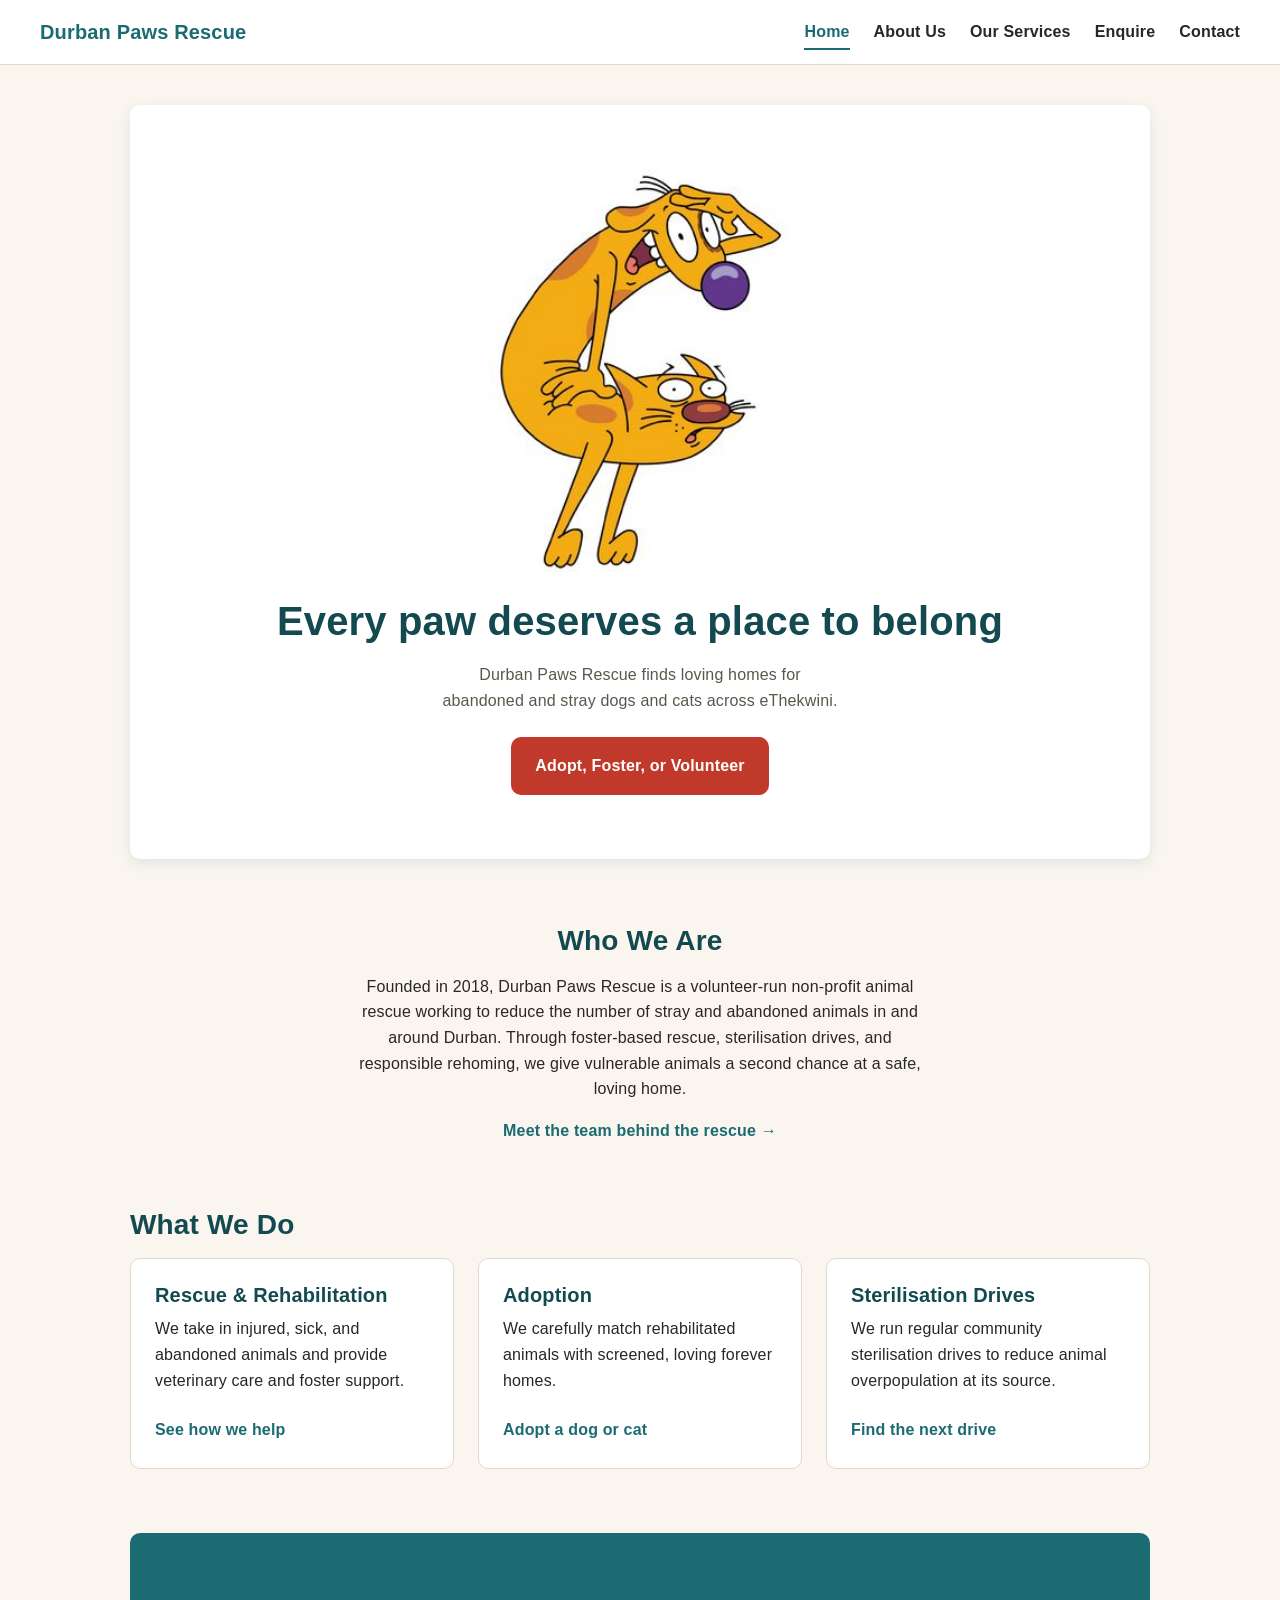
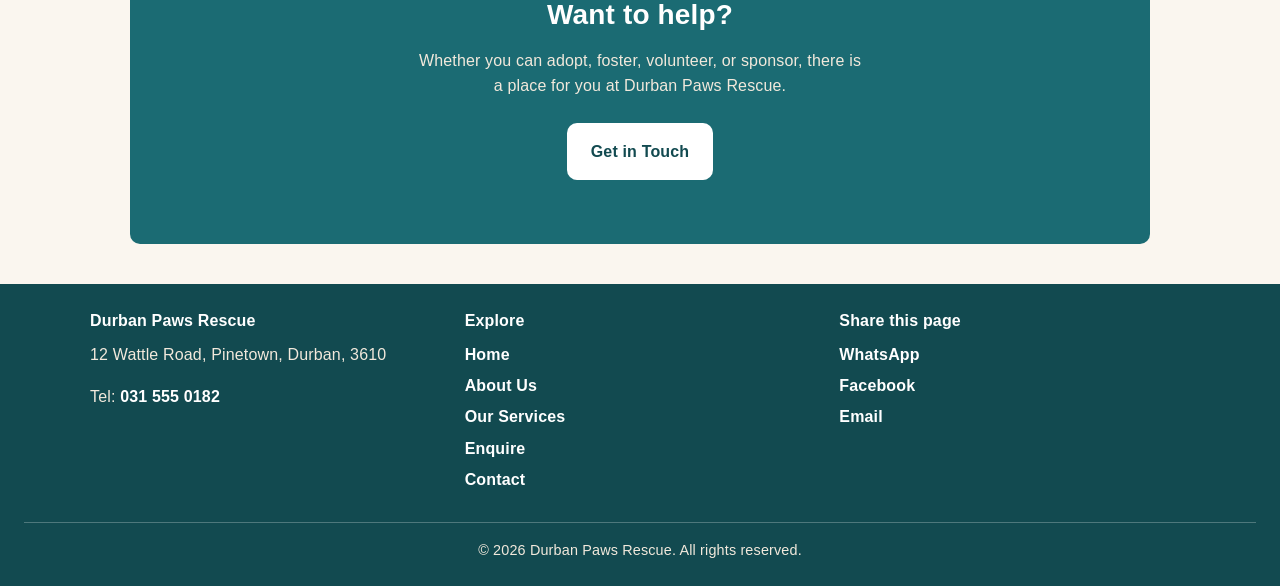
<file: durban-paws-rescue/index.html>
<!DOCTYPE html>
<html lang="en">
<head>
  <meta charset="UTF-8">
  <meta name="viewport" content="width=device-width, initial-scale=1.0">
  <meta http-equiv="Content-Security-Policy" content="default-src 'self'; script-src 'self'; style-src 'self' 'unsafe-inline' https://fonts.googleapis.com; font-src https://fonts.gstatic.com; img-src 'self' data:; frame-src https://www.google.com; connect-src 'self' https://formspree.io; form-action 'self' https://formspree.io; base-uri 'self'; object-src 'none'">
  <meta name="referrer" content="strict-origin-when-cross-origin">
  <title>Durban Paws Rescue | Dog and Cat Adoption in Durban</title>
  <meta name="description" content="Durban Paws Rescue rehomes abandoned dogs and cats, runs monthly sterilisation drives, and needs foster carers and volunteers across eThekwini.">
  <meta name="theme-color" content="#1b6b73">
  <link rel="canonical" href="https://gift031.github.io/durban-paws-rescue/">
  <link rel="icon" href="images/favicon.svg" type="image/svg+xml">

  <!-- Open Graph and Twitter cards control how a shared link looks -->
  <meta property="og:type" content="website">
  <meta property="og:site_name" content="Durban Paws Rescue">
  <meta property="og:locale" content="en_ZA">
  <meta property="og:title" content="Durban Paws Rescue | Dog and Cat Adoption in Durban">
  <meta property="og:description" content="Durban Paws Rescue rehomes abandoned dogs and cats, runs monthly sterilisation drives, and needs foster carers and volunteers across eThekwini.">
  <meta property="og:url" content="https://gift031.github.io/durban-paws-rescue/">
  <meta property="og:image" content="https://gift031.github.io/durban-paws-rescue/images/service-adoption.jpg">
  <meta name="twitter:card" content="summary_large_image">

  <link rel="preconnect" href="https://fonts.googleapis.com">
  <link rel="preconnect" href="https://fonts.gstatic.com" crossorigin>
  <link href="https://fonts.googleapis.com/css2?family=Open+Sans:wght@400;600&amp;family=Poppins:wght@600&amp;display=swap" rel="stylesheet">
  <link rel="stylesheet" href="css/style.css">
  <script type="application/ld+json">
{
  "@context": "https://schema.org",
  "@type": "AnimalShelter",
  "name": "Durban Paws Rescue",
  "description": "Volunteer-run animal rescue in Durban that rehomes abandoned dogs and cats and runs community sterilisation drives.",
  "url": "https://gift031.github.io/durban-paws-rescue/",
  "image": "https://gift031.github.io/durban-paws-rescue/images/service-adoption.jpg",
  "telephone": "+27 31 555 0182",
  "foundingDate": "2018",
  "areaServed": "Durban, KwaZulu-Natal",
  "address": {
    "@type": "PostalAddress",
    "streetAddress": "12 Wattle Road",
    "addressLocality": "Pinetown",
    "addressRegion": "KwaZulu-Natal",
    "postalCode": "3610",
    "addressCountry": "ZA"
  },
  "geo": {
    "@type": "GeoCoordinates",
    "latitude": -29.8167,
    "longitude": 30.8667
  },
  "openingHoursSpecification": [
    {
      "@type": "OpeningHoursSpecification",
      "dayOfWeek": [
        "Monday",
        "Tuesday",
        "Wednesday",
        "Thursday",
        "Friday",
        "Saturday"
      ],
      "opens": "09:00",
      "closes": "16:00"
    }
  ]
}
  </script>
</head>
<body>

  <a href="#main-content" class="skip-link">Skip to main content</a>

  <header>
    <div class="logo">
      <a href="index.html">Durban Paws Rescue</a>
    </div>
    <nav aria-label="Main">
      <ul>
        <li><a href="index.html" aria-current="page">Home</a></li>
        <li><a href="about.html">About Us</a></li>
        <li><a href="services.html">Our Services</a></li>
        <li><a href="enquiry.html">Enquire</a></li>
        <li><a href="contact.html">Contact</a></li>
      </ul>
    </nav>
  </header>

  <main id="main-content">

    <!-- Hero section: main introduction and primary call to action -->
    <section class="hero">
      <img src="images/hero-dog-cat.jpg" alt="Illustration of an orange cartoon cat and dog joined together" class="center-image" width="268" height="360" fetchpriority="high" style="width: 300px; height: auto;">
      <h1>Every paw deserves a place to belong</h1>
      <p>Durban Paws Rescue finds loving homes for abandoned and stray dogs and cats across eThekwini.</p>
      <a href="enquiry.html" class="cta-button">Adopt, Foster, or Volunteer</a>
    </section>

    <!-- Brief introduction to the organisation -->
    <section class="intro">
      <h2>Who We Are</h2>
      <p>
        Founded in 2018, Durban Paws Rescue is a volunteer-run non-profit animal rescue working to
        reduce the number of stray and abandoned animals in and around Durban. Through foster-based
        rescue, sterilisation drives, and responsible rehoming, we give vulnerable animals a second
        chance at a safe, loving home.
      </p>
      <p>
        <a href="about.html">Meet the team behind the rescue &rarr;</a>
      </p>
    </section>

    <!-- Highlights of the three core programmes, expanded on the Services page -->
    <section class="highlights">
      <h2>What We Do</h2>
      <ul>
        <li>
          <h3>Rescue &amp; Rehabilitation</h3>
          <p>We take in injured, sick, and abandoned animals and provide veterinary care and foster support.</p>
          <a class="card-link" href="services.html#directory">See how we help</a>
        </li>
        <li>
          <h3>Adoption</h3>
          <p>We carefully match rehabilitated animals with screened, loving forever homes.</p>
          <a class="card-link" href="enquiry.html?type=adoption">Adopt a dog or cat</a>
        </li>
        <li>
          <h3>Sterilisation Drives</h3>
          <p>We run regular community sterilisation drives to reduce animal overpopulation at its source.</p>
          <a class="card-link" href="services.html#directory">Find the next drive</a>
        </li>
      </ul>
    </section>

    <!-- Secondary call to action repeated near the bottom of the page -->
    <section class="cta-repeat">
      <h2>Want to help?</h2>
      <p>Whether you can adopt, foster, volunteer, or sponsor, there is a place for you at Durban Paws Rescue.</p>
      <a href="enquiry.html" class="cta-button">Get in Touch</a>
    </section>

  </main>

  <footer>
    <div class="footer-grid">
      <div>
        <p class="footer-title">Durban Paws Rescue</p>
        <p>12 Wattle Road, Pinetown, Durban, 3610</p>
        <p>Tel: <a href="tel:+27315550182">031&nbsp;555&nbsp;0182</a></p>
      </div>
      <div>
        <p class="footer-title">Explore</p>
        <ul class="footer-links">
          <li><a href="index.html">Home</a></li>
          <li><a href="about.html">About Us</a></li>
          <li><a href="services.html">Our Services</a></li>
          <li><a href="enquiry.html">Enquire</a></li>
          <li><a href="contact.html">Contact</a></li>
        </ul>
      </div>
      <div>
        <p class="footer-title">Share this page</p>
        <ul class="footer-links">
          <li><a data-share="whatsapp" href="https://wa.me/?text=https%3A%2F%2Fgift031.github.io%2Fdurban-paws-rescue%2F" target="_blank" rel="noopener noreferrer">WhatsApp</a></li>
          <li><a data-share="facebook" href="https://www.facebook.com/sharer/sharer.php?u=https%3A%2F%2Fgift031.github.io%2Fdurban-paws-rescue%2F" target="_blank" rel="noopener noreferrer">Facebook</a></li>
          <li><a data-share="email" href="mailto:?subject=Durban%20Paws%20Rescue">Email</a></li>
        </ul>
      </div>
    </div>
    <p class="footer-legal">&copy; 2026 Durban Paws Rescue. All rights reserved.</p>
  </footer>

  <script src="js/script.js" defer></script>
</body>
</html>
</file>
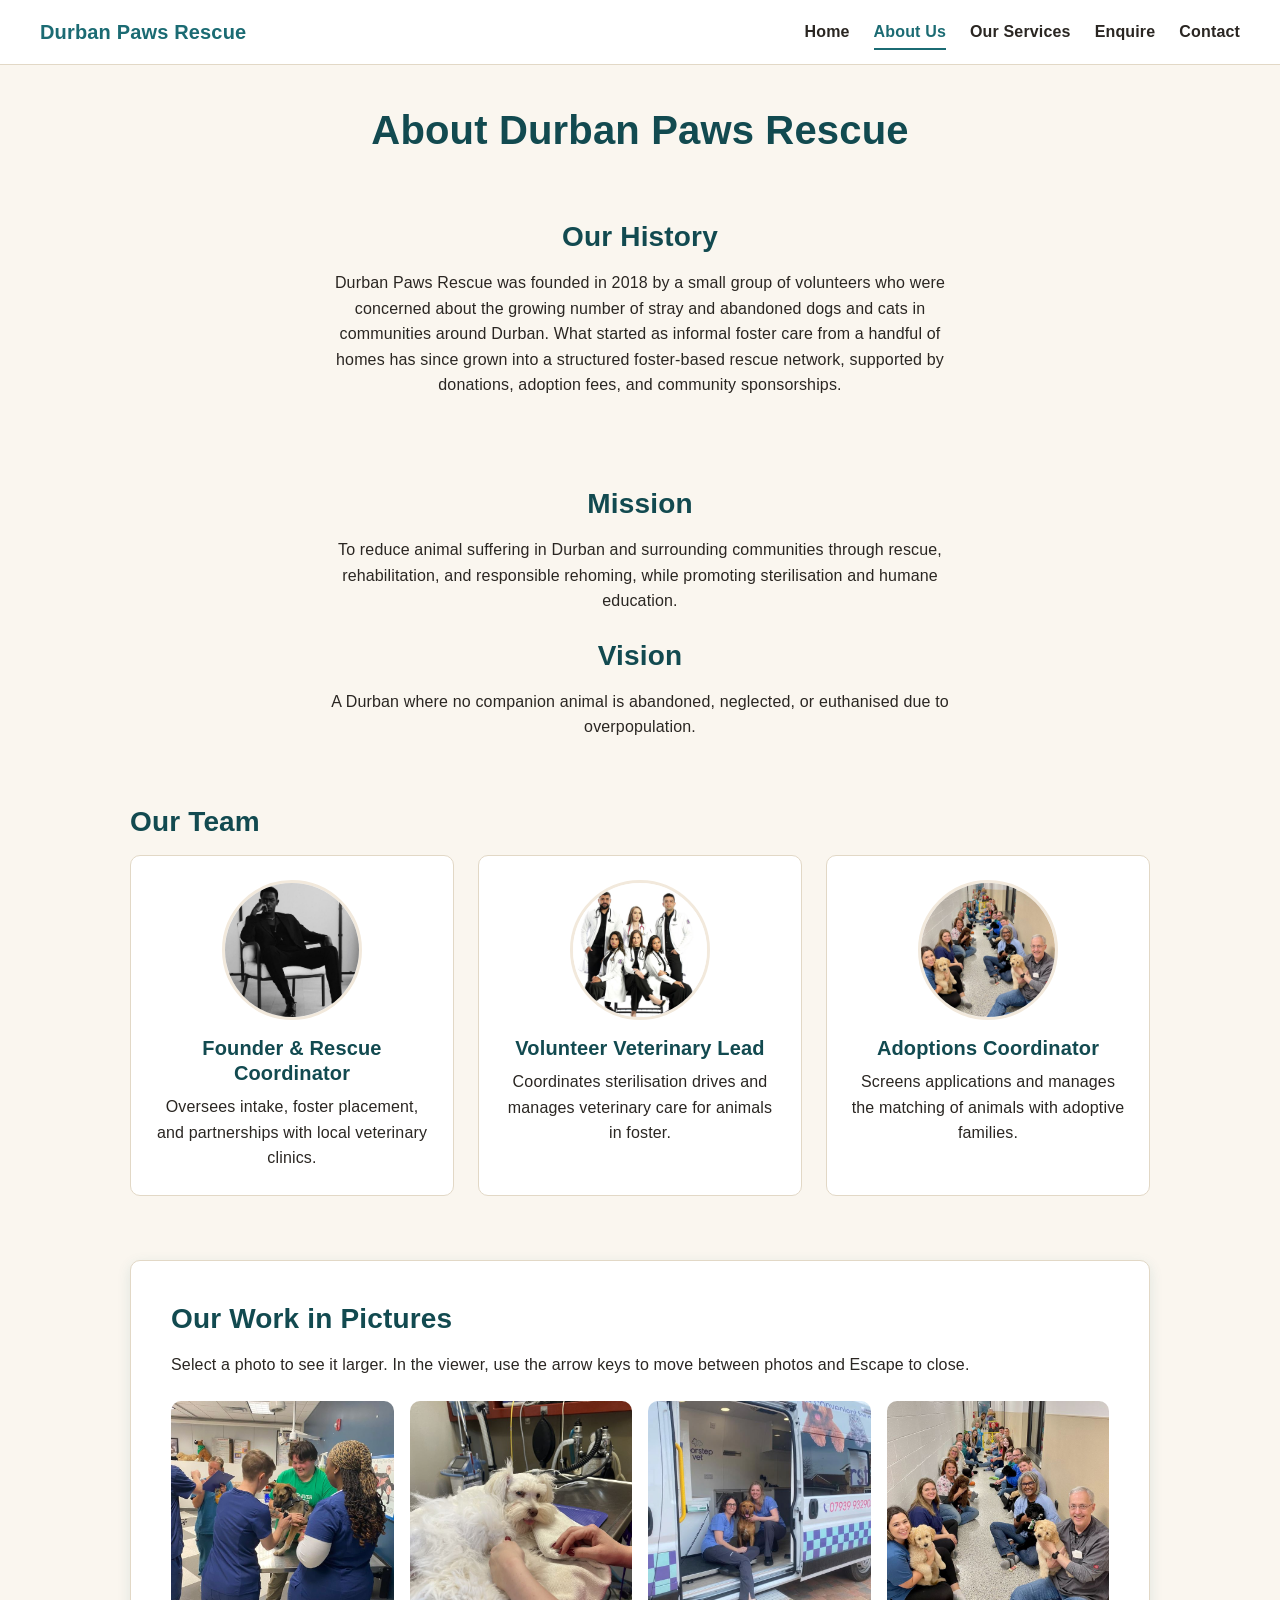
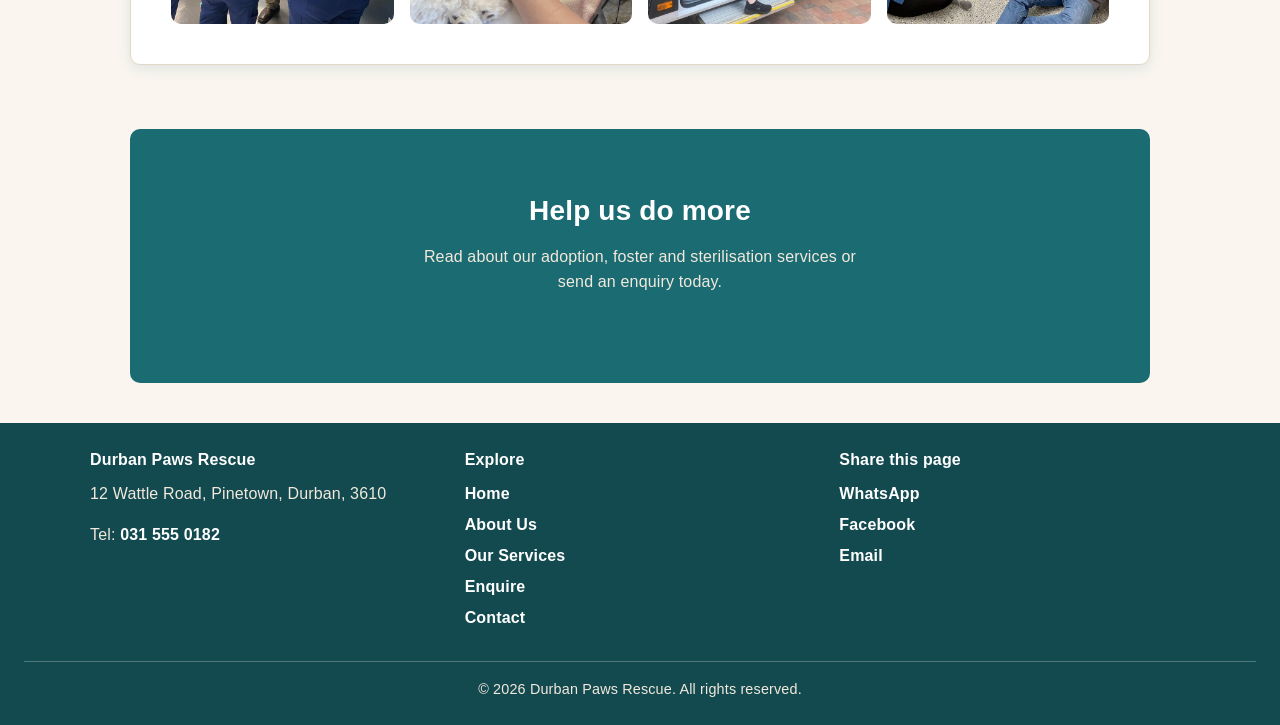
<file: durban-paws-rescue/about.html>
<!DOCTYPE html>
<html lang="en">
<head>
  <meta charset="UTF-8">
  <meta name="viewport" content="width=device-width, initial-scale=1.0">
  <meta http-equiv="Content-Security-Policy" content="default-src 'self'; script-src 'self'; style-src 'self' 'unsafe-inline' https://fonts.googleapis.com; font-src https://fonts.gstatic.com; img-src 'self' data:; frame-src https://www.google.com; connect-src 'self' https://formspree.io; form-action 'self' https://formspree.io; base-uri 'self'; object-src 'none'">
  <meta name="referrer" content="strict-origin-when-cross-origin">
  <title>About Durban Paws Rescue | Our Story, Mission and Team</title>
  <meta name="description" content="Meet the volunteers behind Durban Paws Rescue. Read how we started in 2018, what we aim to do, and how we rescue and rehome animals around Durban.">
  <meta name="theme-color" content="#1b6b73">
  <link rel="canonical" href="https://gift031.github.io/durban-paws-rescue/about.html">
  <link rel="icon" href="images/favicon.svg" type="image/svg+xml">

  <!-- Open Graph and Twitter cards control how a shared link looks -->
  <meta property="og:type" content="website">
  <meta property="og:site_name" content="Durban Paws Rescue">
  <meta property="og:locale" content="en_ZA">
  <meta property="og:title" content="About Durban Paws Rescue | Our Story, Mission and Team">
  <meta property="og:description" content="Meet the volunteers behind Durban Paws Rescue. Read how we started in 2018, what we aim to do, and how we rescue and rehome animals around Durban.">
  <meta property="og:url" content="https://gift031.github.io/durban-paws-rescue/about.html">
  <meta property="og:image" content="https://gift031.github.io/durban-paws-rescue/images/service-adoption.jpg">
  <meta name="twitter:card" content="summary_large_image">

  <link rel="preconnect" href="https://fonts.googleapis.com">
  <link rel="preconnect" href="https://fonts.gstatic.com" crossorigin>
  <link href="https://fonts.googleapis.com/css2?family=Open+Sans:wght@400;600&amp;family=Poppins:wght@600&amp;display=swap" rel="stylesheet">
  <link rel="stylesheet" href="css/style.css">
</head>
<body>

  <a href="#main-content" class="skip-link">Skip to main content</a>

  <header>
    <div class="logo">
      <a href="index.html">Durban Paws Rescue</a>
    </div>
    <nav aria-label="Main">
      <ul>
        <li><a href="index.html">Home</a></li>
        <li><a href="about.html" aria-current="page">About Us</a></li>
        <li><a href="services.html">Our Services</a></li>
        <li><a href="enquiry.html">Enquire</a></li>
        <li><a href="contact.html">Contact</a></li>
      </ul>
    </nav>
  </header>

  <main id="main-content">

    <h1>About Durban Paws Rescue</h1>

    <!-- Organisation history -->
    <section class="history">
      <h2>Our History</h2>
      <p>
        Durban Paws Rescue was founded in 2018 by a small group of volunteers who were concerned
        about the growing number of stray and abandoned dogs and cats in communities around Durban.
        What started as informal foster care from a handful of homes has since grown into a
        structured foster-based rescue network, supported by donations, adoption fees, and
        community sponsorships.
      </p>
    </section>

    <!-- Mission and vision statements -->
    <section class="mission-vision">
      <h2>Mission</h2>
      <p>To reduce animal suffering in Durban and surrounding communities through rescue, rehabilitation, and responsible rehoming, while promoting sterilisation and humane education.</p>

      <h2>Vision</h2>
      <p>A Durban where no companion animal is abandoned, neglected, or euthanised due to overpopulation.</p>
    </section>

    <!-- Volunteer team members -->
    <section class="team">
      <h2>Our Team</h2>
      <ul>
        <li>
          <img src="images/team-founder.jpg" alt="Portrait of the Durban Paws Rescue founder" width="735" height="925" loading="lazy">
          <h3>Founder &amp; Rescue Coordinator</h3>
          <p>Oversees intake, foster placement, and partnerships with local veterinary clinics.</p>
        </li>
        <li>
          <img src="images/team-vet.jpg" alt="Portrait of the volunteer veterinary lead" width="736" height="881" loading="lazy">
          <h3>Volunteer Veterinary Lead</h3>
          <p>Coordinates sterilisation drives and manages veterinary care for animals in foster.</p>
        </li>
        <li>
          <img src="images/team-adoptions.jpg" alt="Portrait of the adoptions coordinator" width="736" height="736" loading="lazy">
          <h3>Adoptions Coordinator</h3>
          <p>Screens applications and manages the matching of animals with adoptive families.</p>
        </li>
      </ul>
    </section>

    <!-- Photo gallery: each link opens the image in the lightbox (js/script.js) -->
    <section class="gallery" aria-labelledby="gallery-heading">
      <h2 id="gallery-heading">Our Work in Pictures</h2>
      <p>Select a photo to see it larger. In the viewer, use the arrow keys to move between photos and Escape to close.</p>
      <ul class="gallery-grid">
        <li>
          <a href="images/service-adoption.jpg" data-lightbox data-caption="Vet staff checking a dog before it goes up for adoption">
            <img src="images/service-adoption.jpg" alt="Veterinary staff in blue scrubs checking a small brown dog in a clinic" width="736" height="920" loading="lazy">
          </a>
        </li>
        <li>
          <a href="images/service-fostering.jpg" data-lightbox data-caption="A small white dog resting during a health check">
            <img src="images/service-fostering.jpg" alt="A small white dog resting on a towel during a veterinary check-up" width="736" height="981" loading="lazy">
          </a>
        </li>
        <li>
          <a href="images/service-sterilisation.jpg" data-lightbox data-caption="Vet nurses and a dog at a mobile sterilisation clinic">
            <img src="images/service-sterilisation.jpg" alt="Two vet nurses in blue scrubs sitting with a brown dog in the doorway of a mobile clinic van" width="736" height="736" loading="lazy">
          </a>
        </li>
        <li>
          <a href="images/team-adoptions.jpg" data-lightbox data-caption="Volunteers and puppies at an adoption day">
            <img src="images/team-adoptions.jpg" alt="Volunteers sitting in a row along a corridor, each holding a puppy" width="736" height="736" loading="lazy">
          </a>
        </li>
      </ul>
    </section>

    <section class="cta-repeat">
      <h2>Help us do more</h2>
      <p>Read about our <a href="services.html">adoption, foster and sterilisation services</a> or send an <a href="enquiry.html">enquiry</a> today.</p>
    </section>

  </main>

  <footer>
    <div class="footer-grid">
      <div>
        <p class="footer-title">Durban Paws Rescue</p>
        <p>12 Wattle Road, Pinetown, Durban, 3610</p>
        <p>Tel: <a href="tel:+27315550182">031&nbsp;555&nbsp;0182</a></p>
      </div>
      <div>
        <p class="footer-title">Explore</p>
        <ul class="footer-links">
          <li><a href="index.html">Home</a></li>
          <li><a href="about.html">About Us</a></li>
          <li><a href="services.html">Our Services</a></li>
          <li><a href="enquiry.html">Enquire</a></li>
          <li><a href="contact.html">Contact</a></li>
        </ul>
      </div>
      <div>
        <p class="footer-title">Share this page</p>
        <ul class="footer-links">
          <li><a data-share="whatsapp" href="https://wa.me/?text=https%3A%2F%2Fgift031.github.io%2Fdurban-paws-rescue%2F" target="_blank" rel="noopener noreferrer">WhatsApp</a></li>
          <li><a data-share="facebook" href="https://www.facebook.com/sharer/sharer.php?u=https%3A%2F%2Fgift031.github.io%2Fdurban-paws-rescue%2F" target="_blank" rel="noopener noreferrer">Facebook</a></li>
          <li><a data-share="email" href="mailto:?subject=Durban%20Paws%20Rescue">Email</a></li>
        </ul>
      </div>
    </div>
    <p class="footer-legal">&copy; 2026 Durban Paws Rescue. All rights reserved.</p>
  </footer>

  <script src="js/script.js" defer></script>
</body>
</html>
</file>
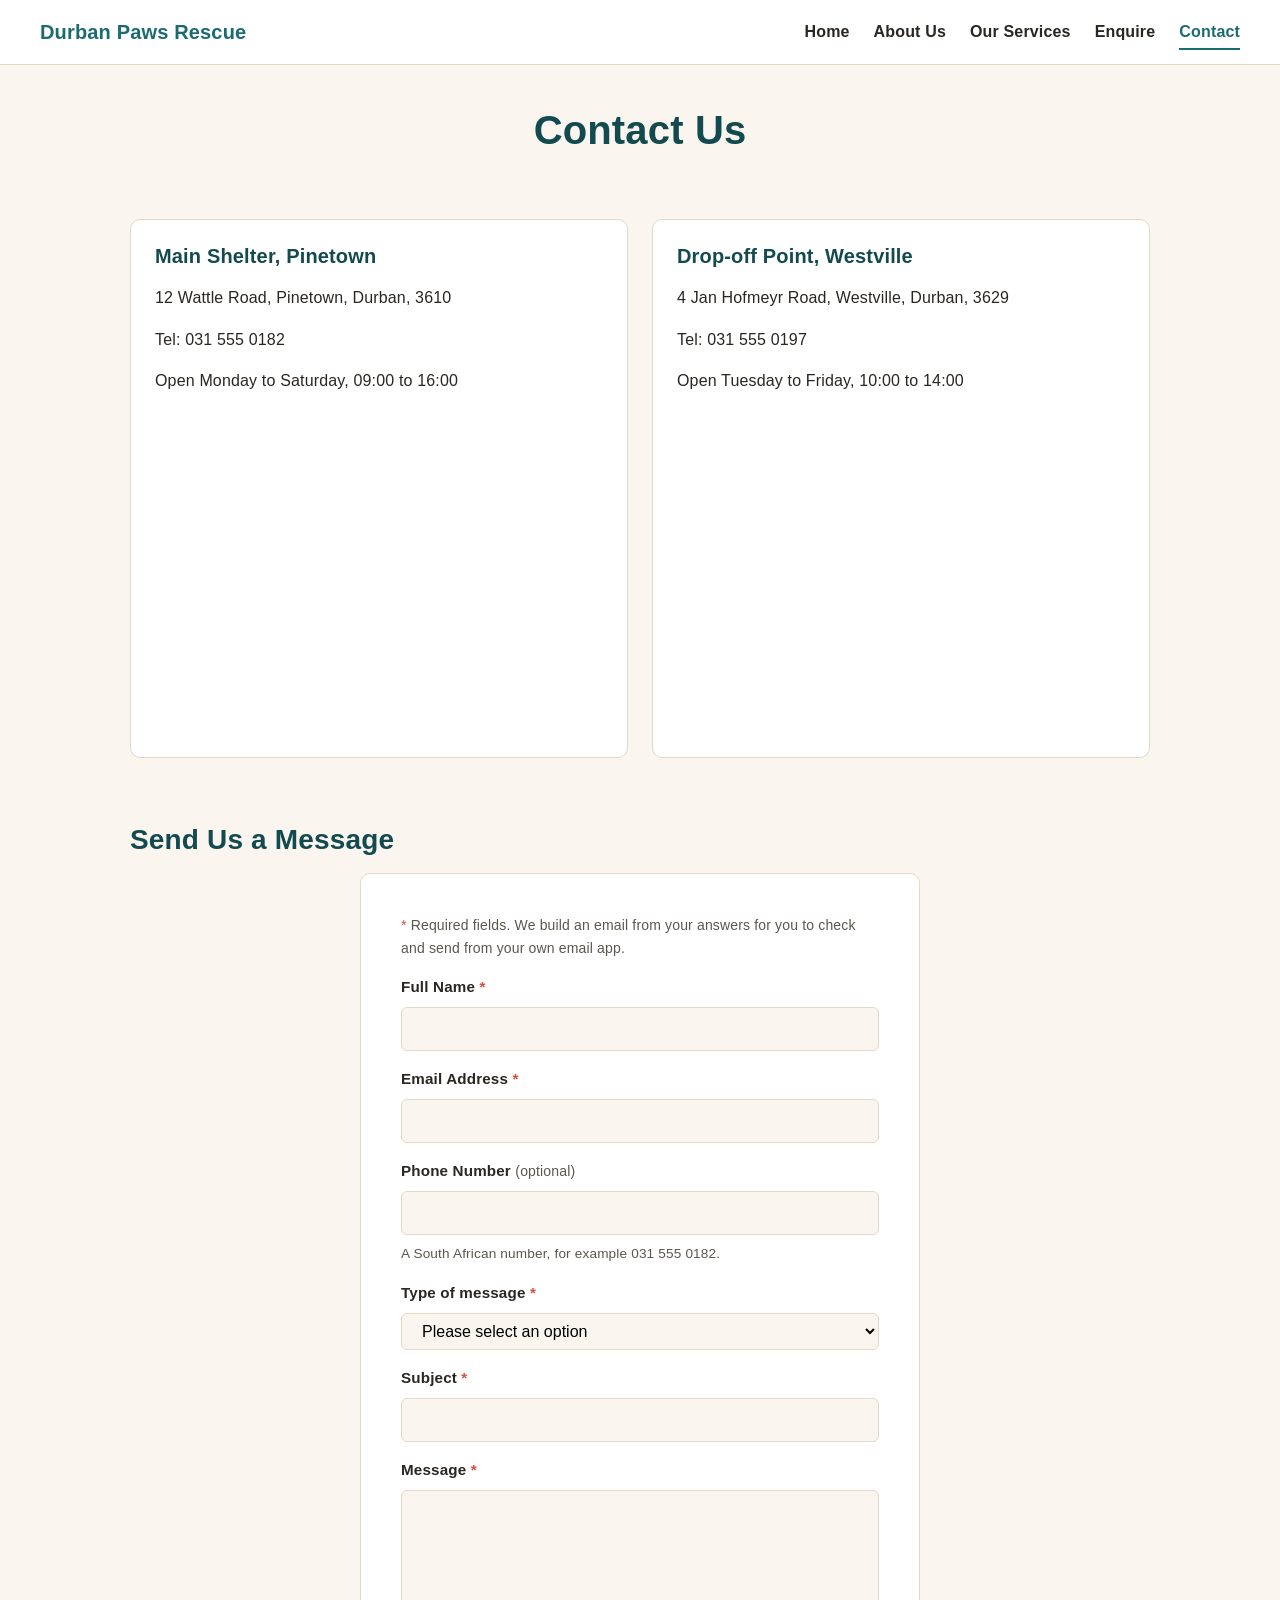
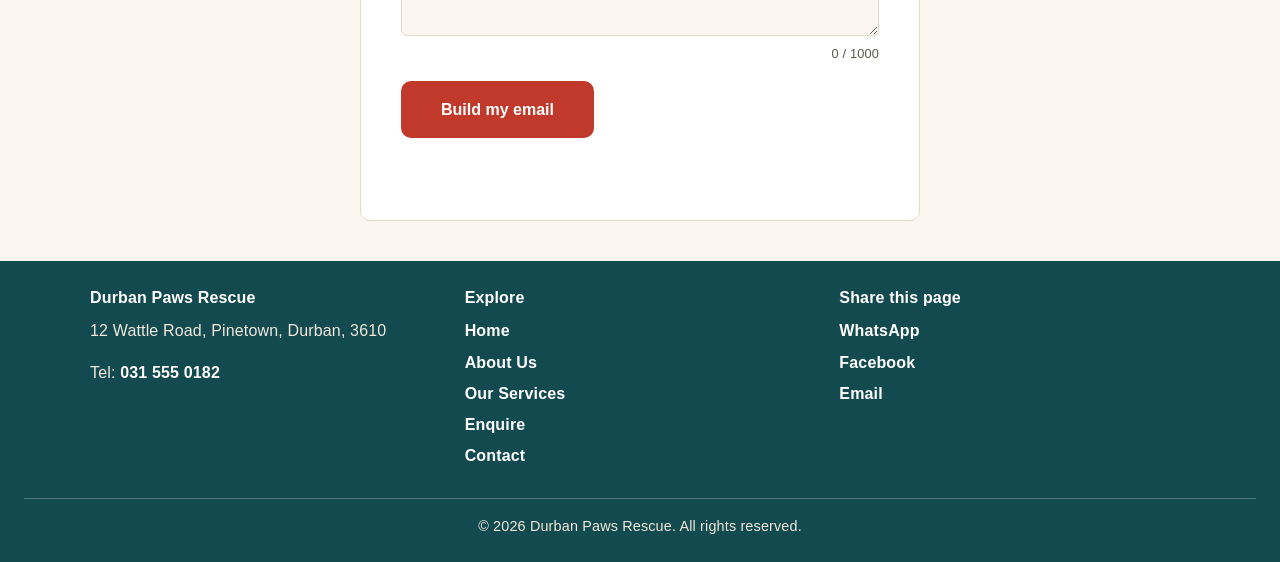
<file: durban-paws-rescue/contact.html>
<!DOCTYPE html>
<html lang="en">
<head>
  <meta charset="UTF-8">
  <meta name="viewport" content="width=device-width, initial-scale=1.0">
  <meta http-equiv="Content-Security-Policy" content="default-src 'self'; script-src 'self'; style-src 'self' 'unsafe-inline' https://fonts.googleapis.com; font-src https://fonts.gstatic.com; img-src 'self' data:; frame-src https://www.google.com; connect-src 'self' https://formspree.io; form-action 'self' https://formspree.io; base-uri 'self'; object-src 'none'">
  <meta name="referrer" content="strict-origin-when-cross-origin">
  <title>Contact Us | Pinetown Shelter and Westville Drop-off</title>
  <meta name="description" content="Find the Durban Paws Rescue shelter in Pinetown and our drop-off point in Westville. See opening hours, a map, and send us a message.">
  <meta name="theme-color" content="#1b6b73">
  <link rel="canonical" href="https://gift031.github.io/durban-paws-rescue/contact.html">
  <link rel="icon" href="images/favicon.svg" type="image/svg+xml">

  <!-- Open Graph and Twitter cards control how a shared link looks -->
  <meta property="og:type" content="website">
  <meta property="og:site_name" content="Durban Paws Rescue">
  <meta property="og:locale" content="en_ZA">
  <meta property="og:title" content="Contact Us | Pinetown Shelter and Westville Drop-off">
  <meta property="og:description" content="Find the Durban Paws Rescue shelter in Pinetown and our drop-off point in Westville. See opening hours, a map, and send us a message.">
  <meta property="og:url" content="https://gift031.github.io/durban-paws-rescue/contact.html">
  <meta property="og:image" content="https://gift031.github.io/durban-paws-rescue/images/service-adoption.jpg">
  <meta name="twitter:card" content="summary_large_image">

  <link rel="preconnect" href="https://fonts.googleapis.com">
  <link rel="preconnect" href="https://fonts.gstatic.com" crossorigin>
  <link href="https://fonts.googleapis.com/css2?family=Open+Sans:wght@400;600&amp;family=Poppins:wght@600&amp;display=swap" rel="stylesheet">
  <link rel="stylesheet" href="css/style.css">
</head>
<body>

  <a href="#main-content" class="skip-link">Skip to main content</a>

  <header>
    <div class="logo">
      <a href="index.html">Durban Paws Rescue</a>
    </div>
    <nav aria-label="Main">
      <ul>
        <li><a href="index.html">Home</a></li>
        <li><a href="about.html">About Us</a></li>
        <li><a href="services.html">Our Services</a></li>
        <li><a href="enquiry.html">Enquire</a></li>
        <li><a href="contact.html" aria-current="page">Contact</a></li>
      </ul>
    </nav>
  </header>

  <main id="main-content">

    <h1>Contact Us</h1>

    <!-- Two locations, each with its own Google Maps embed -->
    <section class="locations" aria-label="Our locations">

      <article class="location">
        <h2>Main Shelter, Pinetown</h2>
        <p>12 Wattle Road, Pinetown, Durban, 3610</p>
        <p>Tel: <a href="tel:+27315550182">031&nbsp;555&nbsp;0182</a></p>
        <p>Open Monday to Saturday, 09:00 to 16:00</p>
        <iframe
          title="Map showing Durban Paws Rescue main shelter in Pinetown"
          src="https://www.google.com/maps?q=Pinetown,Durban&amp;output=embed"
          height="300" style="border:0;" loading="lazy">
        </iframe>
      </article>

      <article class="location">
        <h2>Drop-off Point, Westville</h2>
        <p>4 Jan Hofmeyr Road, Westville, Durban, 3629</p>
        <p>Tel: <a href="tel:+27315550197">031&nbsp;555&nbsp;0197</a></p>
        <p>Open Tuesday to Friday, 10:00 to 14:00</p>
        <iframe
          title="Map showing Durban Paws Rescue drop-off point in Westville"
          src="https://www.google.com/maps?q=Westville,Durban&amp;output=embed"
          height="300" style="border:0;" loading="lazy">
        </iframe>
      </article>

    </section>

    <!-- General contact form: builds an email for the visitor to send -->
    <section class="contact-form" aria-labelledby="contact-heading">
      <h2 id="contact-heading">Send Us a Message</h2>

      <form action="#" method="post" id="contact-form" aria-describedby="contact-note">
        <p class="form-note" id="contact-note"><span aria-hidden="true">*</span> Required fields. We build an email from your answers for you to check and send from your own email app.</p>

        <div class="form-field">
          <label for="c-full-name">Full Name <span aria-hidden="true">*</span></label>
          <input type="text" id="c-full-name" name="full-name" autocomplete="name" minlength="2" maxlength="60" required data-rule="name" aria-describedby="c-full-name-error">
          <span class="field-error" id="c-full-name-error"></span>
        </div>

        <div class="form-field">
          <label for="c-email">Email Address <span aria-hidden="true">*</span></label>
          <input type="email" id="c-email" name="email" autocomplete="email" maxlength="254" required data-rule="email" aria-describedby="c-email-error">
          <span class="field-error" id="c-email-error"></span>
        </div>

        <div class="form-field">
          <label for="c-phone">Phone Number <span class="optional">(optional)</span></label>
          <input type="tel" id="c-phone" name="phone" autocomplete="tel" inputmode="tel" pattern="[0-9+\(\)\s\-]{9,17}" title="A South African number, for example 031 555 0182" data-rule="phone" aria-describedby="c-phone-hint c-phone-error">
          <span class="field-hint" id="c-phone-hint">A South African number, for example 031 555 0182.</span>
          <span class="field-error" id="c-phone-error"></span>
        </div>

        <div class="form-field">
          <label for="c-topic">Type of message <span aria-hidden="true">*</span></label>
          <select id="c-topic" name="topic" required data-rule="select" data-error="Choose the type of message." aria-describedby="c-topic-error">
            <option value="">Please select an option</option>
            <option value="general">General question</option>
            <option value="feedback">Feedback</option>
            <option value="stray">Report a stray or injured animal</option>
            <option value="media">Media request</option>
            <option value="donation">Donation question</option>
          </select>
          <span class="field-error" id="c-topic-error"></span>
        </div>

        <div class="form-field">
          <label for="c-subject">Subject <span aria-hidden="true">*</span></label>
          <input type="text" id="c-subject" name="subject" minlength="3" maxlength="100" required data-rule="subject" aria-describedby="c-subject-error">
          <span class="field-error" id="c-subject-error"></span>
        </div>

        <div class="form-field">
          <label for="c-message">Message <span aria-hidden="true">*</span></label>
          <textarea id="c-message" name="message" rows="5" minlength="10" maxlength="1000" required data-rule="message" aria-describedby="c-message-count c-message-error"></textarea>
          <span class="char-count" id="c-message-count" aria-hidden="true"></span>
          <span class="field-error" id="c-message-error"></span>
        </div>

        <button type="submit">Build my email</button>
        <p class="form-status" id="contact-status" role="status" aria-live="polite"></p>
      </form>

      <!-- Email preview shown after a valid submission (filled in by js/forms.js) -->
      <div class="email-preview" id="email-preview" hidden>
        <h3 tabindex="-1">Check your email</h3>
        <dl class="response-list">
          <div><dt>To</dt><dd id="preview-to"></dd></div>
          <div><dt>Subject</dt><dd id="preview-subject"></dd></div>
        </dl>
        <pre id="preview-body"></pre>
        <div class="response-actions">
          <a class="cta-button" id="send-email" href="#">Open in my email app</a>
          <button type="button" id="copy-email" class="button-secondary">Copy email text</button>
          <button type="button" id="edit-message" class="button-secondary">Edit my message</button>
        </div>
        <p id="copy-status" role="status" aria-live="polite"></p>
        <p class="form-note">If your email app does not open, copy the text and paste it into a new email to the address above.</p>
      </div>
    </section>

  </main>

  <footer>
    <div class="footer-grid">
      <div>
        <p class="footer-title">Durban Paws Rescue</p>
        <p>12 Wattle Road, Pinetown, Durban, 3610</p>
        <p>Tel: <a href="tel:+27315550182">031&nbsp;555&nbsp;0182</a></p>
      </div>
      <div>
        <p class="footer-title">Explore</p>
        <ul class="footer-links">
          <li><a href="index.html">Home</a></li>
          <li><a href="about.html">About Us</a></li>
          <li><a href="services.html">Our Services</a></li>
          <li><a href="enquiry.html">Enquire</a></li>
          <li><a href="contact.html">Contact</a></li>
        </ul>
      </div>
      <div>
        <p class="footer-title">Share this page</p>
        <ul class="footer-links">
          <li><a data-share="whatsapp" href="https://wa.me/?text=https%3A%2F%2Fgift031.github.io%2Fdurban-paws-rescue%2F" target="_blank" rel="noopener noreferrer">WhatsApp</a></li>
          <li><a data-share="facebook" href="https://www.facebook.com/sharer/sharer.php?u=https%3A%2F%2Fgift031.github.io%2Fdurban-paws-rescue%2F" target="_blank" rel="noopener noreferrer">Facebook</a></li>
          <li><a data-share="email" href="mailto:?subject=Durban%20Paws%20Rescue">Email</a></li>
        </ul>
      </div>
    </div>
    <p class="footer-legal">&copy; 2026 Durban Paws Rescue. All rights reserved.</p>
  </footer>

  <script src="js/config.js" defer></script>
  <script src="js/forms.js" defer></script>
  <script src="js/script.js" defer></script>
</body>
</html>
</file>
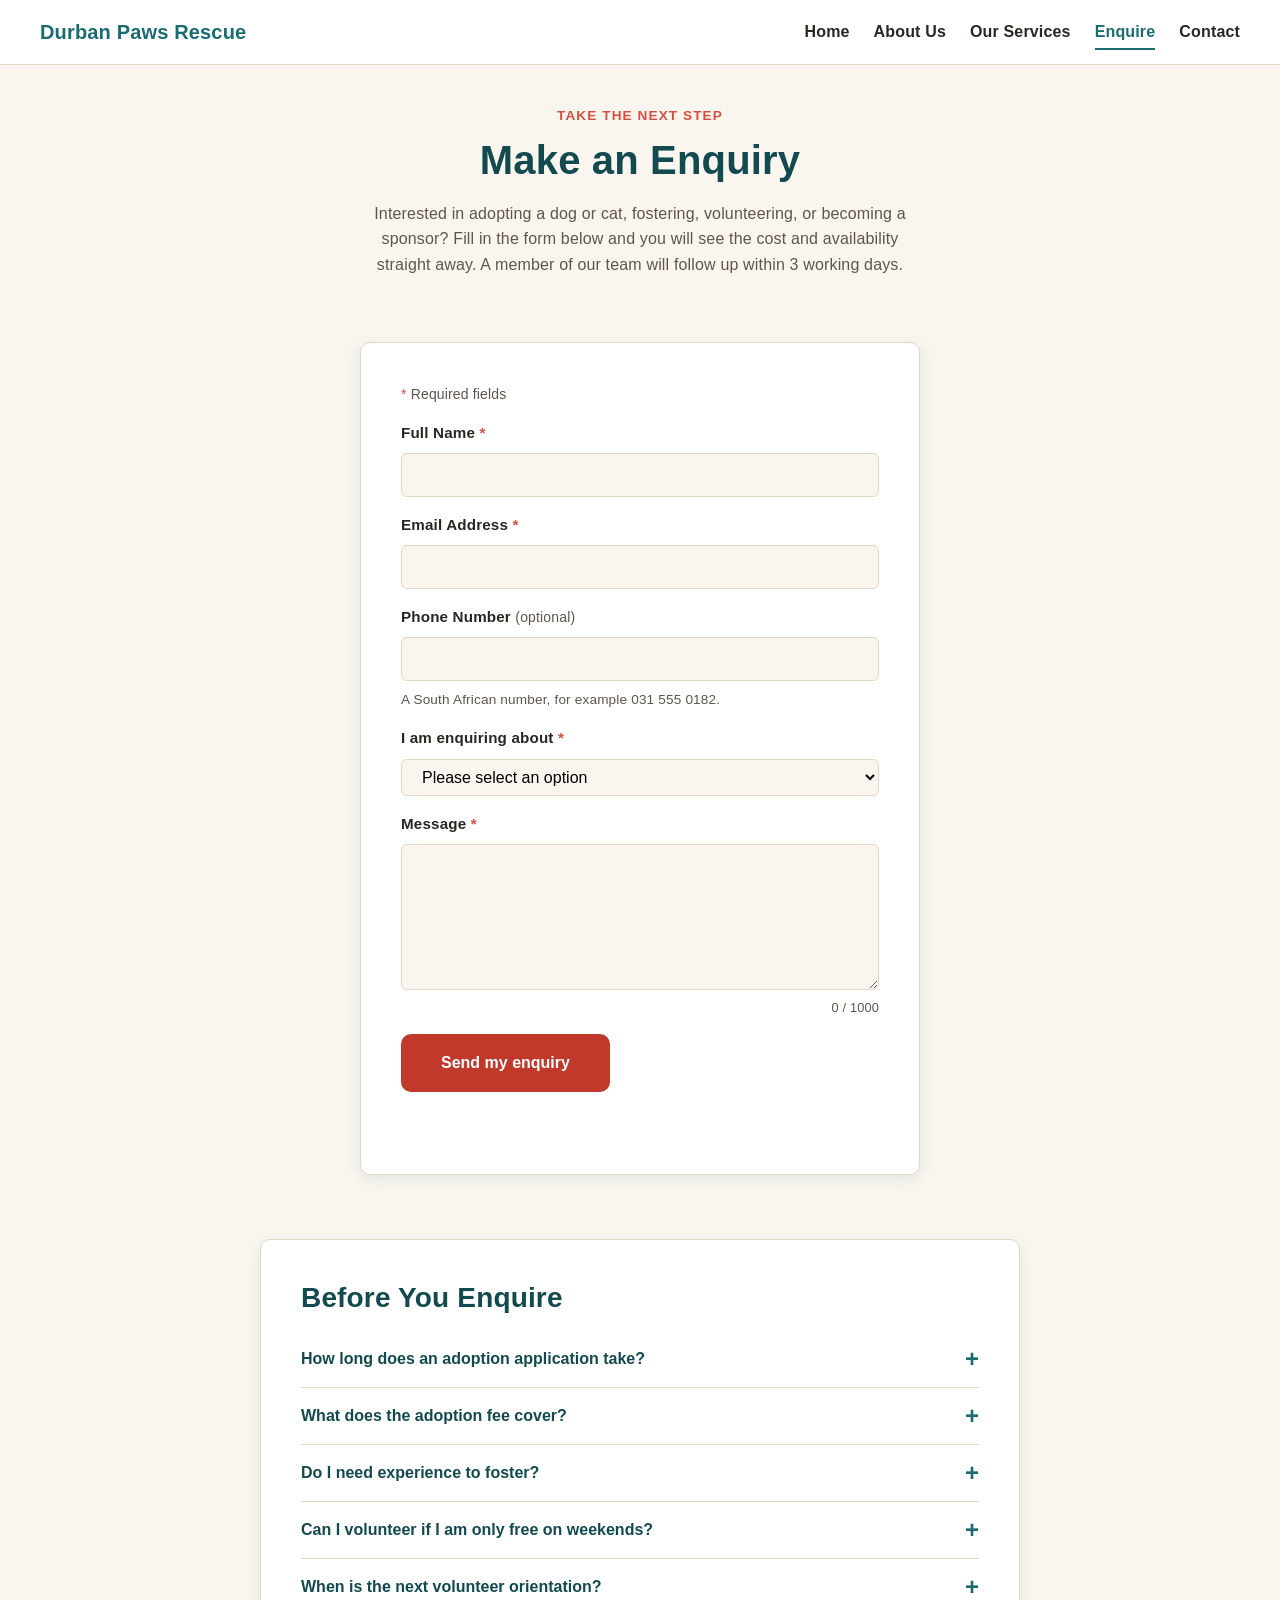
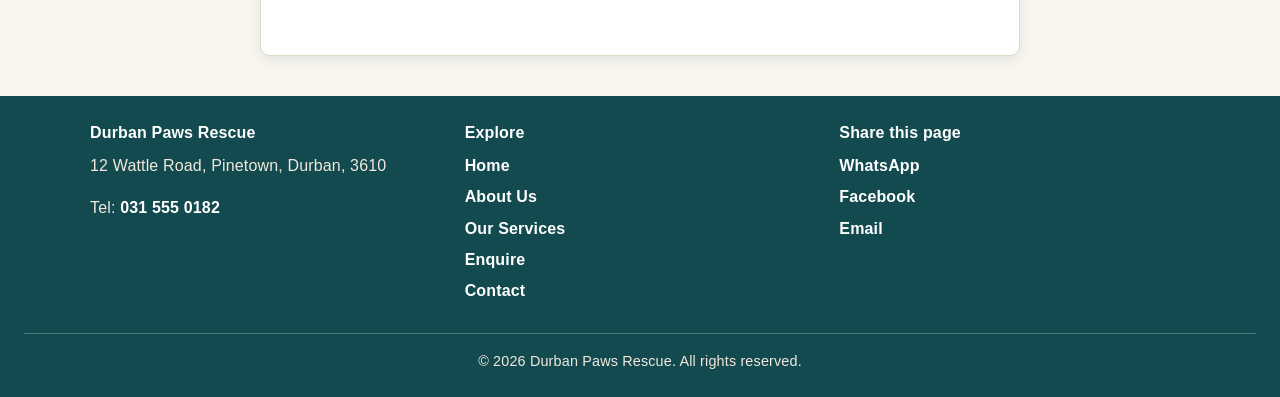
<file: durban-paws-rescue/enquiry.html>
<!DOCTYPE html>
<html lang="en">
<head>
  <meta charset="UTF-8">
  <meta name="viewport" content="width=device-width, initial-scale=1.0">
  <meta http-equiv="Content-Security-Policy" content="default-src 'self'; script-src 'self'; style-src 'self' 'unsafe-inline' https://fonts.googleapis.com; font-src https://fonts.gstatic.com; img-src 'self' data:; frame-src https://www.google.com; connect-src 'self' https://formspree.io; form-action 'self' https://formspree.io; base-uri 'self'; object-src 'none'">
  <meta name="referrer" content="strict-origin-when-cross-origin">
  <title>Adoption, Foster and Volunteer Enquiry | Durban Paws Rescue</title>
  <meta name="description" content="Ask about adopting a dog or cat, fostering, volunteering or sponsoring an animal in Durban. Get the fee and availability straight away.">
  <meta name="theme-color" content="#1b6b73">
  <link rel="canonical" href="https://gift031.github.io/durban-paws-rescue/enquiry.html">
  <link rel="icon" href="images/favicon.svg" type="image/svg+xml">

  <!-- Open Graph and Twitter cards control how a shared link looks -->
  <meta property="og:type" content="website">
  <meta property="og:site_name" content="Durban Paws Rescue">
  <meta property="og:locale" content="en_ZA">
  <meta property="og:title" content="Adoption, Foster and Volunteer Enquiry | Durban Paws Rescue">
  <meta property="og:description" content="Ask about adopting a dog or cat, fostering, volunteering or sponsoring an animal in Durban. Get the fee and availability straight away.">
  <meta property="og:url" content="https://gift031.github.io/durban-paws-rescue/enquiry.html">
  <meta property="og:image" content="https://gift031.github.io/durban-paws-rescue/images/service-adoption.jpg">
  <meta name="twitter:card" content="summary_large_image">

  <link rel="preconnect" href="https://fonts.googleapis.com">
  <link rel="preconnect" href="https://fonts.gstatic.com" crossorigin>
  <link href="https://fonts.googleapis.com/css2?family=Open+Sans:wght@400;600&amp;family=Poppins:wght@600&amp;display=swap" rel="stylesheet">
  <link rel="stylesheet" href="css/style.css">
</head>
<body class="enquiry-page-background">

  <a href="#main-content" class="skip-link">Skip to main content</a>

  <header>
    <div class="logo">
      <a href="index.html">Durban Paws Rescue</a>
    </div>
    <nav aria-label="Main">
      <ul>
        <li><a href="index.html">Home</a></li>
        <li><a href="about.html">About Us</a></li>
        <li><a href="services.html">Our Services</a></li>
        <li><a href="enquiry.html" aria-current="page">Enquire</a></li>
        <li><a href="contact.html">Contact</a></li>
      </ul>
    </nav>
  </header>

  <main class="enquiry-page" id="main-content">

    <section class="enquiry-intro" aria-labelledby="enquiry-heading">
      <p class="eyebrow">Take the next step</p>
      <h1 id="enquiry-heading">Make an Enquiry</h1>
      <p>
        Interested in adopting a dog or cat, fostering, volunteering, or becoming a sponsor? Fill in the form
        below and you will see the cost and availability straight away. A member of our team will
        follow up within 3 working days.
      </p>
    </section>

    <!-- The action attribute is where the form data is sent. Replace the Formspree ID with your own (see README). -->
    <form action="https://formspree.io/f/REPLACE_WITH_YOUR_FORM_ID" method="post" id="enquiry-form" aria-describedby="form-note">
      <p class="form-note" id="form-note"><span aria-hidden="true">*</span> Required fields</p>

      <div class="form-field">
        <label for="full-name">Full Name <span aria-hidden="true">*</span></label>
        <input type="text" id="full-name" name="full-name" autocomplete="name" minlength="2" maxlength="60" required data-rule="name" aria-describedby="full-name-error">
        <span class="field-error" id="full-name-error"></span>
      </div>

      <div class="form-field">
        <label for="email">Email Address <span aria-hidden="true">*</span></label>
        <input type="email" id="email" name="email" autocomplete="email" maxlength="254" required data-rule="email" aria-describedby="email-error">
        <span class="field-error" id="email-error"></span>
      </div>

      <div class="form-field">
        <label for="phone">Phone Number <span class="optional">(optional)</span></label>
        <input type="tel" id="phone" name="phone" autocomplete="tel" inputmode="tel" pattern="[0-9+\(\)\s\-]{9,17}" title="A South African number, for example 031 555 0182" data-rule="phone" aria-describedby="phone-hint phone-error">
        <span class="field-hint" id="phone-hint">A South African number, for example 031 555 0182.</span>
        <span class="field-error" id="phone-error"></span>
      </div>

      <div class="form-field">
        <label for="enquiry-type">I am enquiring about <span aria-hidden="true">*</span></label>
        <select id="enquiry-type" name="enquiry-type" required data-rule="select" data-error="Choose what you are enquiring about." aria-describedby="enquiry-type-error">
          <option value="">Please select an option</option>
          <option value="adoption">Adoption</option>
          <option value="fostering">Fostering</option>
          <option value="volunteering">Volunteering</option>
          <option value="sponsorship">Becoming a Sponsor</option>
          <option value="other">Other</option>
        </select>
        <span class="field-error" id="enquiry-type-error"></span>
      </div>

      <!-- Extra questions: js/forms.js shows the group that matches the enquiry type -->
      <div class="form-field" data-show-for="adoption" hidden>
        <label for="animal">Which animal would you like to adopt? <span aria-hidden="true">*</span></label>
        <select id="animal" name="animal" data-rule="select" data-required data-error="Choose a dog or a cat." aria-describedby="animal-error" disabled>
          <option value="">Please select an option</option>
          <option value="dog">Dog or puppy</option>
          <option value="cat">Cat or kitten</option>
        </select>
        <span class="field-error" id="animal-error"></span>
      </div>

      <div class="form-field" data-show-for="adoption" hidden>
        <label for="visit-date">Preferred visit date <span class="optional">(optional)</span></label>
        <input type="date" id="visit-date" name="visit-date" data-rule="date" aria-describedby="visit-date-hint visit-date-error" disabled>
        <span class="field-hint" id="visit-date-hint">The shelter is open Monday to Saturday. Pick a day within the next 60 days.</span>
        <span class="field-error" id="visit-date-error"></span>
      </div>

      <div class="form-field" data-show-for="fostering" hidden>
        <label for="foster-animal">Which animals could you foster? <span aria-hidden="true">*</span></label>
        <select id="foster-animal" name="foster-animal" data-rule="select" data-required data-error="Choose which animals you could foster." aria-describedby="foster-animal-error" disabled>
          <option value="">Please select an option</option>
          <option value="dogs">Dogs</option>
          <option value="cats">Cats</option>
          <option value="kittens">Kittens</option>
          <option value="any">Any animal</option>
        </select>
        <span class="field-error" id="foster-animal-error"></span>
      </div>

      <div class="form-field" data-show-for="fostering" hidden>
        <label for="foster-length">How long could you foster? <span aria-hidden="true">*</span></label>
        <select id="foster-length" name="foster-length" data-rule="select" data-required data-error="Choose how long you could foster." aria-describedby="foster-length-error" disabled>
          <option value="">Please select an option</option>
          <option value="short">2 to 4 weeks</option>
          <option value="long">5 to 8 weeks</option>
        </select>
        <span class="field-error" id="foster-length-error"></span>
      </div>

      <div class="form-field" data-show-for="volunteering" hidden>
        <label for="volunteer-days">When can you volunteer? <span aria-hidden="true">*</span></label>
        <select id="volunteer-days" name="volunteer-days" data-rule="select" data-required data-error="Choose when you can volunteer." aria-describedby="volunteer-days-error" disabled>
          <option value="">Please select an option</option>
          <option value="weekdays">Weekdays</option>
          <option value="weekends">Weekends</option>
          <option value="either">Weekdays or weekends</option>
        </select>
        <span class="field-error" id="volunteer-days-error"></span>
      </div>

      <div class="form-field" data-show-for="sponsorship" hidden>
        <label for="sponsor-tier">Sponsorship level <span aria-hidden="true">*</span></label>
        <select id="sponsor-tier" name="sponsor-tier" data-rule="select" data-required data-error="Choose a sponsorship level." aria-describedby="sponsor-tier-error" disabled>
          <option value="">Please select an option</option>
          <option value="bronze">Bronze, R150 a month</option>
          <option value="silver">Silver, R350 a month</option>
          <option value="gold">Gold, R750 a month</option>
        </select>
        <span class="field-error" id="sponsor-tier-error"></span>
      </div>

      <div class="form-field">
        <label for="message">Message <span aria-hidden="true">*</span></label>
        <textarea id="message" name="message" rows="5" minlength="10" maxlength="1000" required data-rule="message" aria-describedby="message-count message-error"></textarea>
        <span class="char-count" id="message-count" aria-hidden="true"></span>
        <span class="field-error" id="message-error"></span>
      </div>

      <button type="submit">Send my enquiry</button>
      <p class="form-status" id="form-status" role="status" aria-live="polite"></p>

    </form>

    <!-- Reply shown after a valid submission (built by js/forms.js) -->
    <section class="response-panel" id="enquiry-response" aria-live="polite" hidden></section>

    <!-- Frequently asked questions: an accordion, see js/script.js -->
    <section class="faq" aria-labelledby="faq-heading">
      <h2 id="faq-heading">Before You Enquire</h2>
      <div class="accordion" data-accordion data-single>
        <h3>
          <button type="button" class="accordion-trigger" id="faq-t1" aria-expanded="false" aria-controls="faq-p1">How long does an adoption application take?</button>
        </h3>
        <section class="accordion-panel" id="faq-p1" aria-labelledby="faq-t1">
          <div class="accordion-panel-inner">
            <p>We review applications within 3 working days, then arrange a short home-suitability chat. Two weeks after your animal goes home, we check in to see how it is settling.</p>
          </div>
        </section>

        <h3>
          <button type="button" class="accordion-trigger" id="faq-t2" aria-expanded="false" aria-controls="faq-p2">What does the adoption fee cover?</button>
        </h3>
        <section class="accordion-panel" id="faq-p2" aria-labelledby="faq-t2">
          <div class="accordion-panel-inner">
            <p>The fee covers sterilisation, vaccinations and deworming. Dogs cost from R1,100 and cats from R850.</p>
          </div>
        </section>

        <h3>
          <button type="button" class="accordion-trigger" id="faq-t3" aria-expanded="false" aria-controls="faq-p3">Do I need experience to foster?</button>
        </h3>
        <section class="accordion-panel" id="faq-p3" aria-labelledby="faq-t3">
          <div class="accordion-panel-inner">
            <p>No. We train you before your first placement and supply food, bedding and veterinary cover. Most foster stays last 2 to 8 weeks.</p>
          </div>
        </section>

        <h3>
          <button type="button" class="accordion-trigger" id="faq-t4" aria-expanded="false" aria-controls="faq-p4">Can I volunteer if I am only free on weekends?</button>
        </h3>
        <section class="accordion-panel" id="faq-p4" aria-labelledby="faq-t4">
          <div class="accordion-panel-inner">
            <p>Yes. Weekend and weekday shifts run all year. Choose the days that suit you when you fill in the form.</p>
          </div>
        </section>

        <h3>
          <button type="button" class="accordion-trigger" id="faq-t5" aria-expanded="false" aria-controls="faq-p5">When is the next volunteer orientation?</button>
        </h3>
        <section class="accordion-panel" id="faq-p5" aria-labelledby="faq-t5">
          <div class="accordion-panel-inner">
            <p>Orientation runs on the second Saturday of every month. The next one is on <strong data-next-orientation>the second Saturday of this month</strong> at 09:00 at the Pinetown shelter.</p>
          </div>
        </section>
      </div>
    </section>

  </main>

  <footer>
    <div class="footer-grid">
      <div>
        <p class="footer-title">Durban Paws Rescue</p>
        <p>12 Wattle Road, Pinetown, Durban, 3610</p>
        <p>Tel: <a href="tel:+27315550182">031&nbsp;555&nbsp;0182</a></p>
      </div>
      <div>
        <p class="footer-title">Explore</p>
        <ul class="footer-links">
          <li><a href="index.html">Home</a></li>
          <li><a href="about.html">About Us</a></li>
          <li><a href="services.html">Our Services</a></li>
          <li><a href="enquiry.html">Enquire</a></li>
          <li><a href="contact.html">Contact</a></li>
        </ul>
      </div>
      <div>
        <p class="footer-title">Share this page</p>
        <ul class="footer-links">
          <li><a data-share="whatsapp" href="https://wa.me/?text=https%3A%2F%2Fgift031.github.io%2Fdurban-paws-rescue%2F" target="_blank" rel="noopener noreferrer">WhatsApp</a></li>
          <li><a data-share="facebook" href="https://www.facebook.com/sharer/sharer.php?u=https%3A%2F%2Fgift031.github.io%2Fdurban-paws-rescue%2F" target="_blank" rel="noopener noreferrer">Facebook</a></li>
          <li><a data-share="email" href="mailto:?subject=Durban%20Paws%20Rescue">Email</a></li>
        </ul>
      </div>
    </div>
    <p class="footer-legal">&copy; 2026 Durban Paws Rescue. All rights reserved.</p>
  </footer>

  <script src="js/config.js" defer></script>
  <script src="js/data.js" defer></script>
  <script src="js/forms.js" defer></script>
  <script src="js/script.js" defer></script>
</body>
</html>
</file>
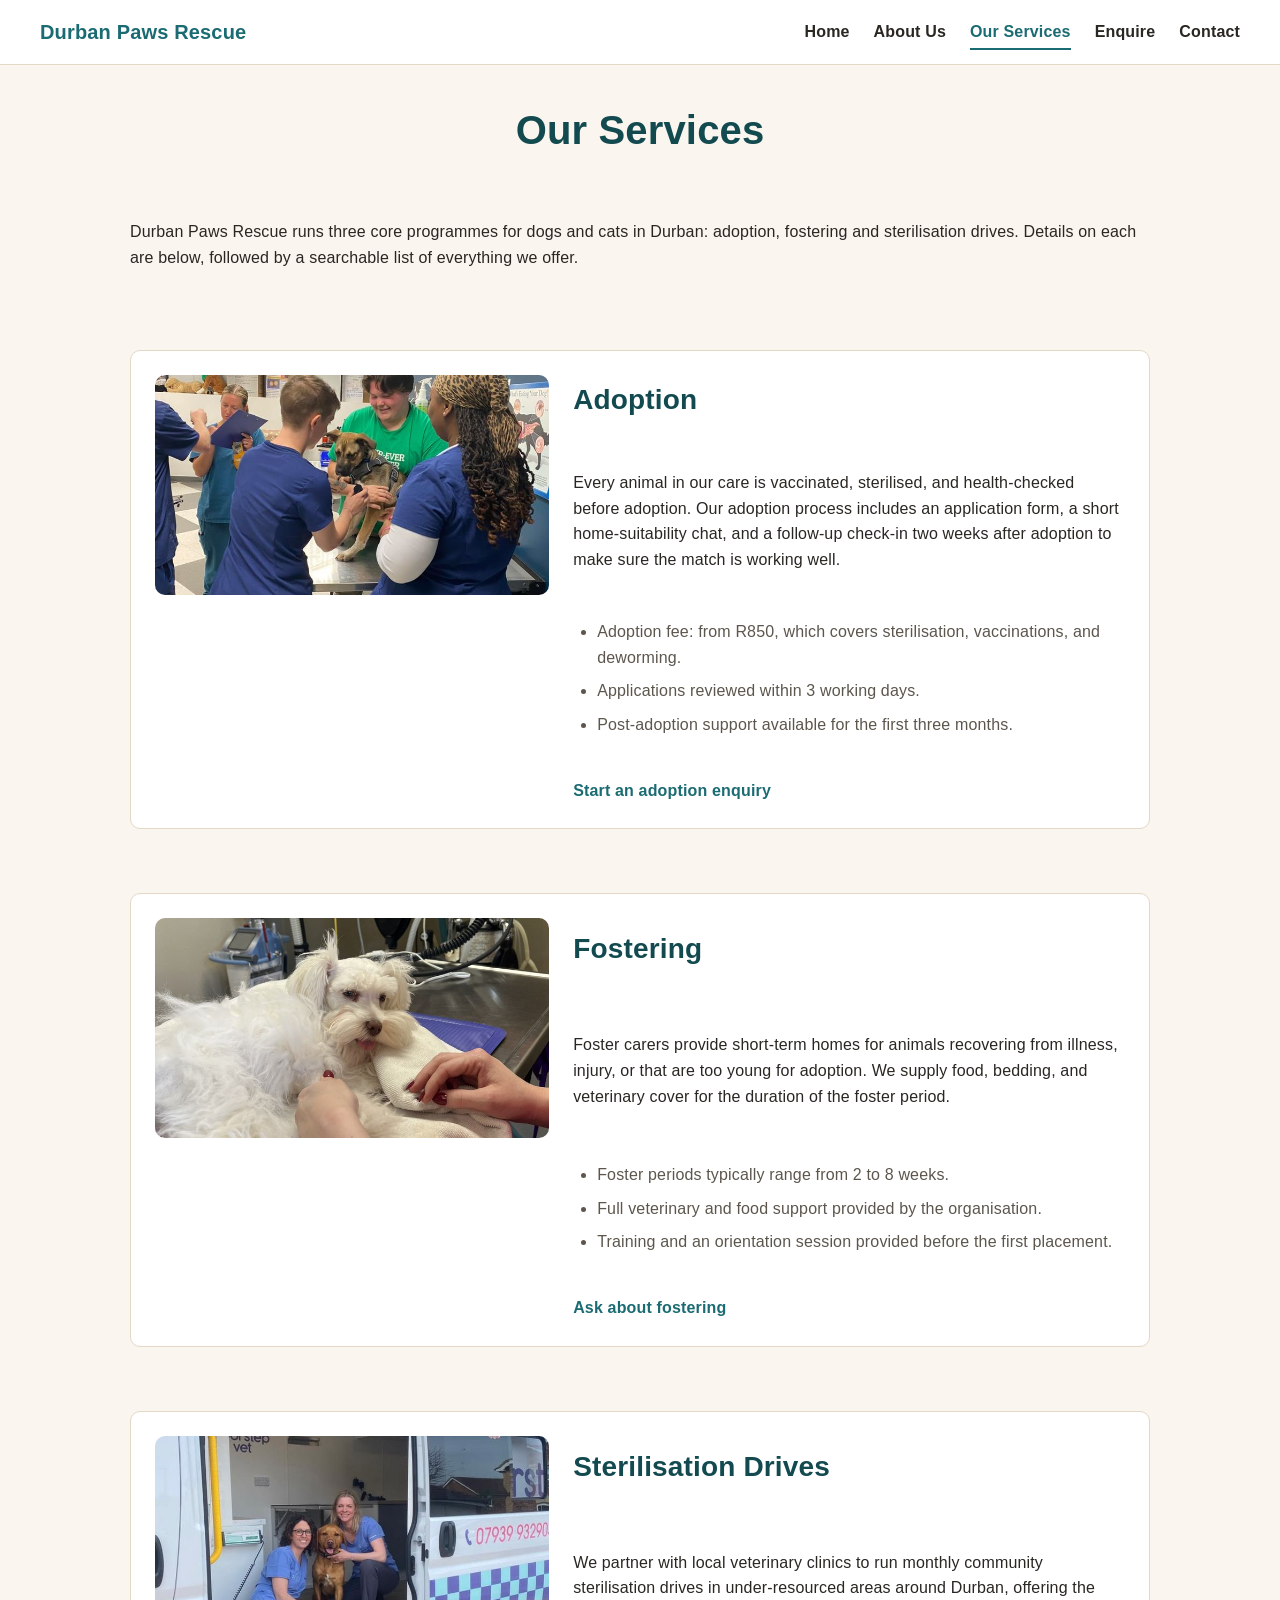
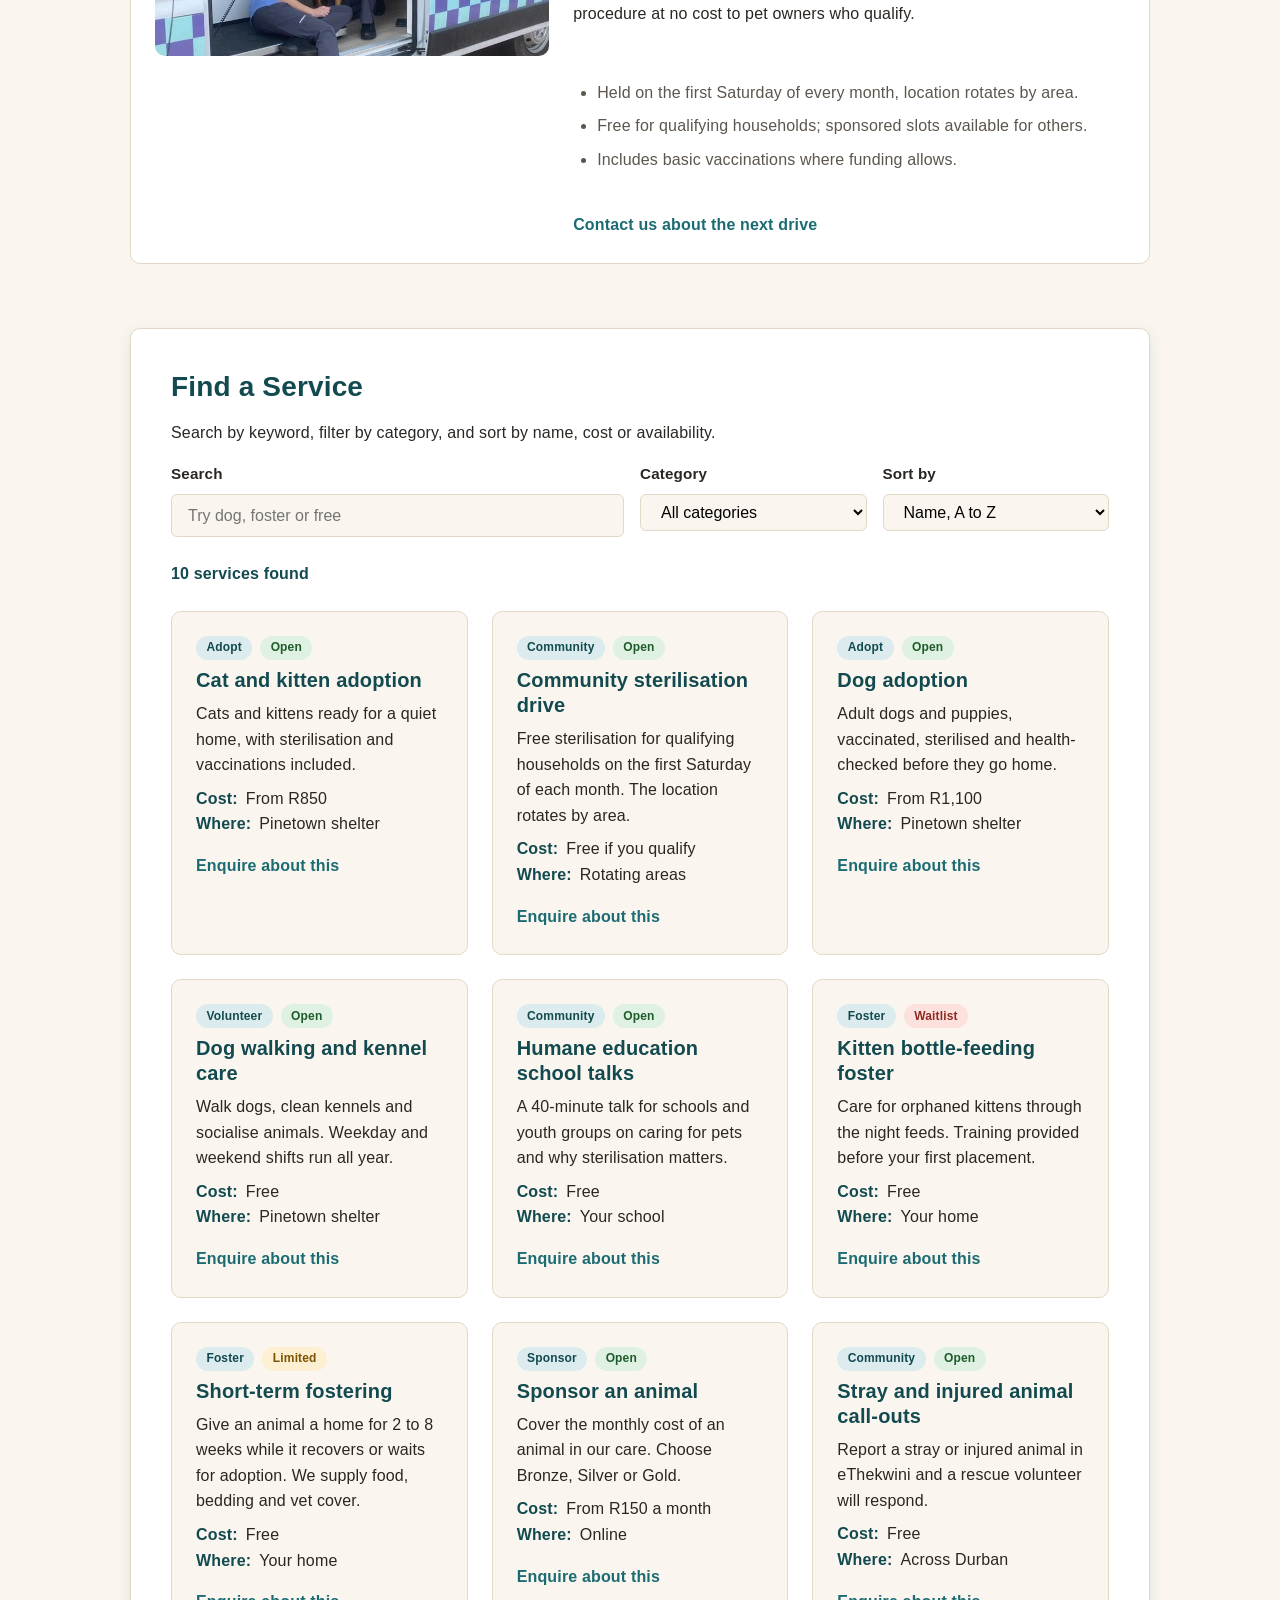
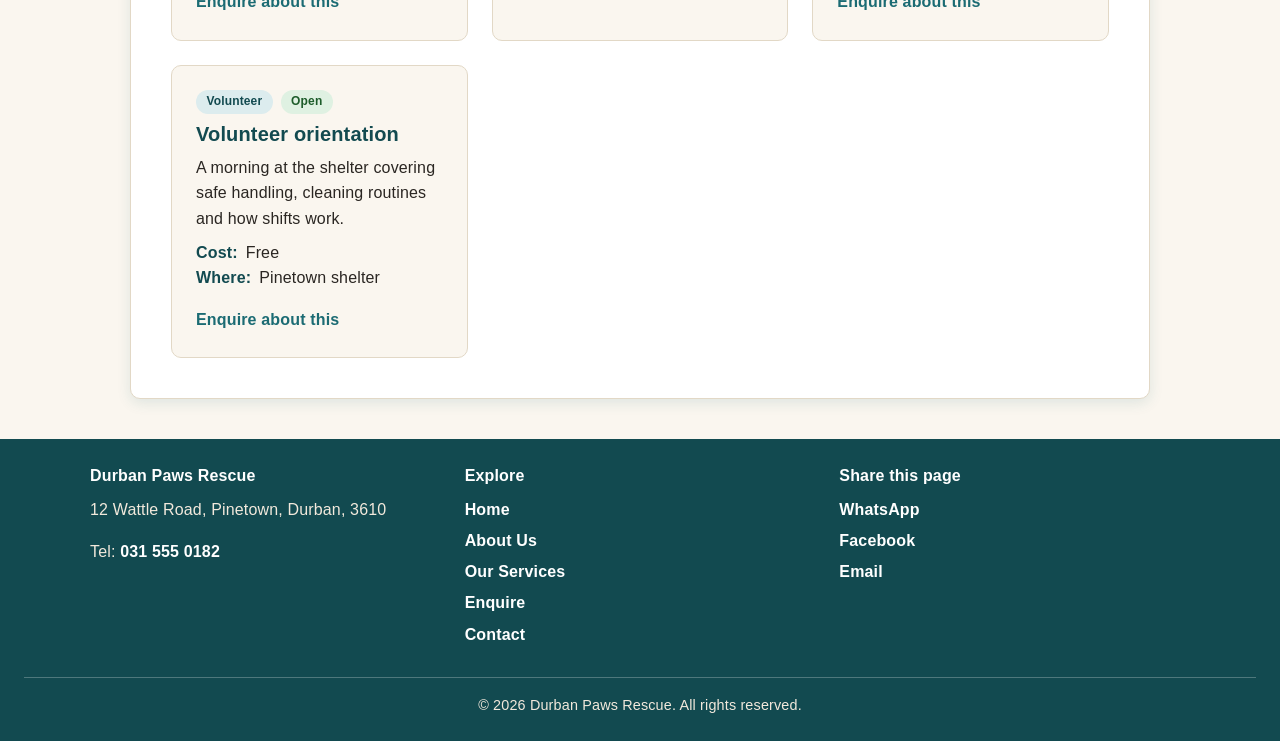
<file: durban-paws-rescue/services.html>
<!DOCTYPE html>
<html lang="en">
<head>
  <meta charset="UTF-8">
  <meta name="viewport" content="width=device-width, initial-scale=1.0">
  <meta http-equiv="Content-Security-Policy" content="default-src 'self'; script-src 'self'; style-src 'self' 'unsafe-inline' https://fonts.googleapis.com; font-src https://fonts.gstatic.com; img-src 'self' data:; frame-src https://www.google.com; connect-src 'self' https://formspree.io; form-action 'self' https://formspree.io; base-uri 'self'; object-src 'none'">
  <meta name="referrer" content="strict-origin-when-cross-origin">
  <title>Adopt, Foster or Sponsor a Pet | Durban Paws Rescue Services</title>
  <meta name="description" content="See adoption fees, foster support and sterilisation drive dates, then search our services by cost and availability.">
  <meta name="theme-color" content="#1b6b73">
  <link rel="canonical" href="https://gift031.github.io/durban-paws-rescue/services.html">
  <link rel="icon" href="images/favicon.svg" type="image/svg+xml">

  <!-- Open Graph and Twitter cards control how a shared link looks -->
  <meta property="og:type" content="website">
  <meta property="og:site_name" content="Durban Paws Rescue">
  <meta property="og:locale" content="en_ZA">
  <meta property="og:title" content="Adopt, Foster or Sponsor a Pet | Durban Paws Rescue Services">
  <meta property="og:description" content="See adoption fees, foster support and sterilisation drive dates, then search our services by cost and availability.">
  <meta property="og:url" content="https://gift031.github.io/durban-paws-rescue/services.html">
  <meta property="og:image" content="https://gift031.github.io/durban-paws-rescue/images/service-adoption.jpg">
  <meta name="twitter:card" content="summary_large_image">

  <link rel="preconnect" href="https://fonts.googleapis.com">
  <link rel="preconnect" href="https://fonts.gstatic.com" crossorigin>
  <link href="https://fonts.googleapis.com/css2?family=Open+Sans:wght@400;600&amp;family=Poppins:wght@600&amp;display=swap" rel="stylesheet">
  <link rel="stylesheet" href="css/style.css">
</head>
<body>

  <a href="#main-content" class="skip-link">Skip to main content</a>

  <header>
    <div class="logo">
      <a href="index.html">Durban Paws Rescue</a>
    </div>
    <nav aria-label="Main">
      <ul>
        <li><a href="index.html">Home</a></li>
        <li><a href="about.html">About Us</a></li>
        <li><a href="services.html" aria-current="page">Our Services</a></li>
        <li><a href="enquiry.html">Enquire</a></li>
        <li><a href="contact.html">Contact</a></li>
      </ul>
    </nav>
  </header>

  <main id="main-content">

    <h1>Our Services</h1>
    <p>Durban Paws Rescue runs three core programmes for dogs and cats in Durban: adoption, fostering and sterilisation drives. Details on each are below, followed by a searchable list of everything we offer.</p>

    <!-- Adoption programme -->
    <section class="service">
      <h2>Adoption</h2>
      <img src="images/service-adoption.jpg" alt="Veterinary staff in blue scrubs checking a small brown dog in a clinic" width="736" height="920" loading="lazy">
      <p>
        Every animal in our care is vaccinated, sterilised, and health-checked before adoption.
        Our adoption process includes an application form, a short home-suitability chat, and a
        follow-up check-in two weeks after adoption to make sure the match is working well.
      </p>
      <ul>
        <li>Adoption fee: from R850, which covers sterilisation, vaccinations, and deworming.</li>
        <li>Applications reviewed within 3 working days.</li>
        <li>Post-adoption support available for the first three months.</li>
      </ul>
      <p><a class="card-link" href="enquiry.html?type=adoption">Start an adoption enquiry</a></p>
    </section>

    <!-- Fostering programme -->
    <section class="service">
      <h2>Fostering</h2>
      <img src="images/service-fostering.jpg" alt="A small white dog resting on a towel during a veterinary check-up" width="736" height="981" loading="lazy">
      <p>
        Foster carers provide short-term homes for animals recovering from illness, injury, or that
        are too young for adoption. We supply food, bedding, and veterinary cover for the duration
        of the foster period.
      </p>
      <ul>
        <li>Foster periods typically range from 2 to 8 weeks.</li>
        <li>Full veterinary and food support provided by the organisation.</li>
        <li>Training and an orientation session provided before the first placement.</li>
      </ul>
      <p><a class="card-link" href="enquiry.html?type=fostering">Ask about fostering</a></p>
    </section>

    <!-- Sterilisation programme -->
    <section class="service">
      <h2>Sterilisation Drives</h2>
      <img src="images/service-sterilisation.jpg" alt="Two vet nurses in blue scrubs sitting with a brown dog in the doorway of a mobile clinic van" width="736" height="736" loading="lazy">
      <p>
        We partner with local veterinary clinics to run monthly community sterilisation drives in
        under-resourced areas around Durban, offering the procedure at no cost to pet owners who
        qualify.
      </p>
      <ul>
        <li>Held on the first Saturday of every month, location rotates by area.</li>
        <li>Free for qualifying households; sponsored slots available for others.</li>
        <li>Includes basic vaccinations where funding allows.</li>
      </ul>
      <p><a class="card-link" href="contact.html">Contact us about the next drive</a></p>
    </section>

    <!-- Searchable directory: cards are built by js/services.js from js/data.js -->
    <section class="directory" id="directory" aria-labelledby="directory-heading">
      <h2 id="directory-heading">Find a Service</h2>
      <p>Search by keyword, filter by category, and sort by name, cost or availability.</p>

      <div class="directory-controls" role="search">
        <div class="form-field">
          <label for="service-search">Search</label>
          <input type="search" id="service-search" placeholder="Try dog, foster or free" autocomplete="off" maxlength="60">
        </div>
        <div class="form-field">
          <label for="service-category">Category</label>
          <select id="service-category">
            <option value="all">All categories</option>
          </select>
        </div>
        <div class="form-field">
          <label for="service-sort">Sort by</label>
          <select id="service-sort">
            <option value="name-asc">Name, A to Z</option>
            <option value="name-desc">Name, Z to A</option>
            <option value="cost-asc">Cost, low to high</option>
            <option value="cost-desc">Cost, high to low</option>
            <option value="availability">Availability</option>
          </select>
        </div>
      </div>

      <div class="directory-status">
        <p id="service-count" role="status" aria-live="polite"></p>
        <button type="button" id="service-clear" class="button-secondary" hidden>Clear search</button>
      </div>

      <ul class="directory-results" id="service-results"></ul>
      <noscript>
        <p>The searchable list needs JavaScript. Use the <a href="enquiry.html">enquiry form</a> or <a href="contact.html">contact us</a> to ask about any service.</p>
      </noscript>
    </section>

  </main>

  <footer>
    <div class="footer-grid">
      <div>
        <p class="footer-title">Durban Paws Rescue</p>
        <p>12 Wattle Road, Pinetown, Durban, 3610</p>
        <p>Tel: <a href="tel:+27315550182">031&nbsp;555&nbsp;0182</a></p>
      </div>
      <div>
        <p class="footer-title">Explore</p>
        <ul class="footer-links">
          <li><a href="index.html">Home</a></li>
          <li><a href="about.html">About Us</a></li>
          <li><a href="services.html">Our Services</a></li>
          <li><a href="enquiry.html">Enquire</a></li>
          <li><a href="contact.html">Contact</a></li>
        </ul>
      </div>
      <div>
        <p class="footer-title">Share this page</p>
        <ul class="footer-links">
          <li><a data-share="whatsapp" href="https://wa.me/?text=https%3A%2F%2Fgift031.github.io%2Fdurban-paws-rescue%2F" target="_blank" rel="noopener noreferrer">WhatsApp</a></li>
          <li><a data-share="facebook" href="https://www.facebook.com/sharer/sharer.php?u=https%3A%2F%2Fgift031.github.io%2Fdurban-paws-rescue%2F" target="_blank" rel="noopener noreferrer">Facebook</a></li>
          <li><a data-share="email" href="mailto:?subject=Durban%20Paws%20Rescue">Email</a></li>
        </ul>
      </div>
    </div>
    <p class="footer-legal">&copy; 2026 Durban Paws Rescue. All rights reserved.</p>
  </footer>

  <script src="js/config.js" defer></script>
  <script src="js/data.js" defer></script>
  <script src="js/services.js" defer></script>
  <script src="js/script.js" defer></script>
</body>
</html>
</file>
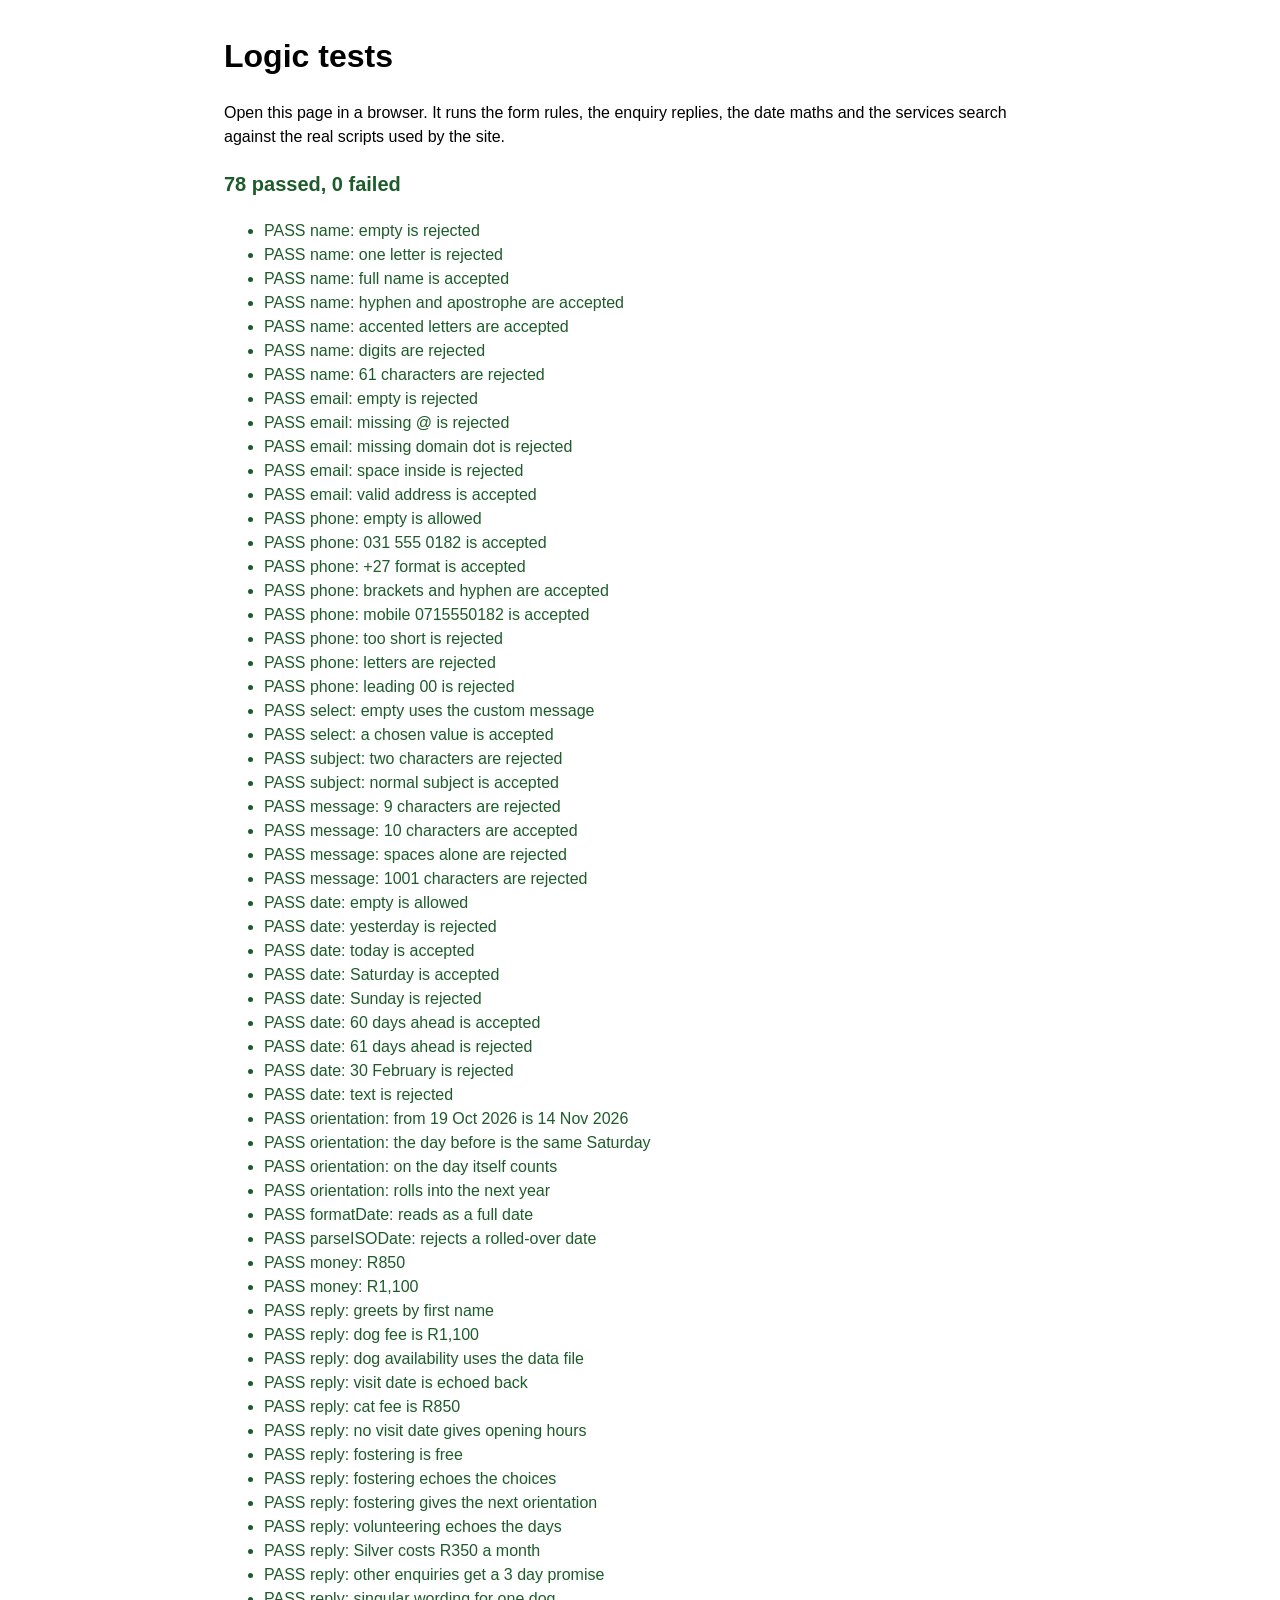
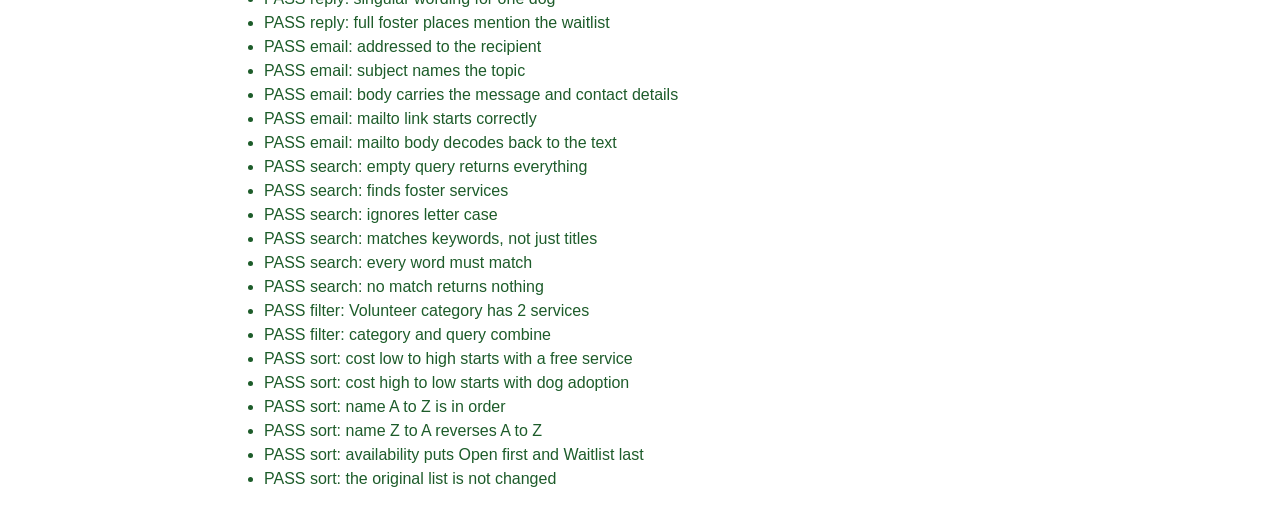
<file: durban-paws-rescue/tests/logic-tests.html>
<!DOCTYPE html>
<html lang="en">
<head>
  <meta charset="UTF-8">
  <meta name="viewport" content="width=device-width, initial-scale=1.0">
  <meta name="robots" content="noindex">
  <title>Logic tests | Durban Paws Rescue</title>
  <style>
    body { font-family: Arial, sans-serif; max-width: 52rem; margin: 2rem auto; padding: 0 1rem; line-height: 1.5; }
    .pass { color: #1d5c2a; }
    .fail { color: #b3261e; font-weight: bold; }
    #summary { font-size: 1.25rem; font-weight: bold; }
  </style>
</head>
<body>
  <h1>Logic tests</h1>
  <p>Open this page in a browser. It runs the form rules, the enquiry replies, the date maths and the services search against the real scripts used by the site.</p>
  <p id="summary">Running...</p>
  <ul id="results"></ul>

  <script src="../js/config.js"></script>
  <script src="../js/data.js"></script>
  <script src="../js/services.js"></script>
  <script src="../js/forms.js"></script>
  <script src="logic-tests.js"></script>
</body>
</html>
</file>
<file: durban-paws-rescue/css/style.css>
/* 1. CSS reset / base style  */

*,
*::before,
*::after {
  box-sizing: border-box;
  margin: 0;
  padding: 0;
}

html {
  scroll-behavior: smooth;
}

img {
  display: block;
  max-width: 100%;
  height: auto;
}

ul {
  list-style: none;
}

a {
  color: inherit;
  text-decoration: none;
}

button {
  font: inherit;
  cursor: pointer;
}

/* 2. Custom properties (design tokens) */

:root {
  /* Colour scheme, matched to the Part 1 project proposal */
  --color-teal: #1b6b73;
  --color-teal-dark: #124a50;
  --color-sand: #f2e9dc;
  --color-sand-light: #faf6ef;
  --color-coral: #f26b5e;
  --color-coral-dark: #d54f42;
  --color-text: #2a2622;
  --color-text-muted: #5c564d;
  --color-white: #ffffff;
  --color-border: #e2d8c6;

  /* Typography scale */
  --font-heading: "Poppins", "Segoe UI", Arial, sans-serif;
  --font-body: "Open Sans", "Segoe UI", Arial, sans-serif;
  --step-0: 1rem;
  --step-1: 1.25rem;
  --step-2: 1.75rem;
  --step-3: 2.5rem;

  /* Spacing scale, used for padding/margin/gap throughout */
  --space-xs: 0.5rem;
  --space-sm: 1rem;
  --space-md: 1.5rem;
  --space-lg: 2.5rem;
  --space-xl: 4rem;

  /* Layout */
  --max-width: 1100px;
  --radius: 10px;
  --shadow: 0 4px 14px rgba(27, 107, 115, 0.12);
}

/* 3. Typography */
body {
  font-family: var(--font-body);
  font-size: var(--step-0);
  line-height: 1.6;
  letter-spacing: 0.01em;
  color: var(--color-text);
  background-color: var(--color-sand-light);
}

.enquiry-page-background {
  background-color: var(--color-sand-light);
}

h1,
h2,
h3 {
  font-family: var(--font-heading);
  font-weight: 600;
  line-height: 1.25;
  color: var(--color-teal-dark);
}

h1 {
  font-size: var(--step-3);
}

h2 {
  font-size: var(--step-2);
  margin-bottom: var(--space-sm);
}

h3 {
  font-size: var(--step-1);
  margin-bottom: var(--space-xs);
}

p {
  margin-bottom: var(--space-sm);
  color: var(--color-text);
}

p:last-child {
  margin-bottom: 0;
}

/* 4. Header and navigation  */
header {
  display: flex;
  justify-content: space-between;
  align-items: center;
  flex-wrap: wrap;
  gap: var(--space-sm);
  padding: var(--space-sm) var(--space-lg);
  background-color: var(--color-white);
  border-bottom: 1px solid var(--color-border);
  position: sticky;
  top: 0;
  z-index: 10;
}

.logo a {
  font-family: var(--font-heading);
  font-weight: 600;
  font-size: var(--step-1);
  color: var(--color-teal);
}

nav ul {
  display: flex;
  gap: var(--space-md);
}

nav a {
  font-weight: 600;
  padding: var(--space-xs) 0;
  border-bottom: 2px solid transparent;
  transition: border-color 0.2s ease, color 0.2s ease;
}

nav a:hover,
nav a:focus-visible {
  color: var(--color-coral);
  border-bottom-color: var(--color-coral);
}

nav a[aria-current="page"] {
  color: var(--color-teal);
  border-bottom-color: var(--color-teal);
}

/* 5. Buttons and links  */
main {
  max-width: var(--max-width);
  margin: 0 auto;
  padding: var(--space-lg);
  display: flex;
  flex-direction: column;
  gap: var(--space-xl);
}

.cta-button {
  display: inline-block;
  background-color: var(--color-coral);
  color: var(--color-white);
  font-weight: 600;
  padding: var(--space-sm) var(--space-md);
  border-radius: var(--radius);
  transition: background-color 0.2s ease, transform 0.15s ease;
}

.cta-button:hover,
.cta-button:focus-visible {
  background-color: var(--color-coral-dark);
  transform: translateY(-2px);
}

.cta-button:active {
  transform: translateY(0);
}

.intro a {
  color: var(--color-teal);
  font-weight: 600;
  border-bottom: 1px solid transparent;
  transition: border-color 0.2s ease;
}

.intro a:hover,
.intro a:focus-visible {
  border-bottom-color: var(--color-teal);
}

/* 6. Homepage sections */
.hero {
  text-align: center;
  background-color: var(--color-white);
  border-radius: var(--radius);
  padding: var(--space-xl) var(--space-lg);
  box-shadow: var(--shadow);
}

.hero img {
  display: block;
  margin-left: auto;
  margin-right: auto;
  width: 100%;
  max-height: 420px;
  object-fit: cover;
  border-radius: var(--radius);
  margin-bottom: var(--space-md);
}

.hero h1 {
  margin-bottom: var(--space-sm);
}

.hero p {
  max-width: 45ch;
  margin-inline: auto;
  margin-bottom: var(--space-md);
  color: var(--color-text-muted);
}

.intro {
  text-align: center;
  max-width: 65ch;
  margin-inline: auto;
}

.highlights ul {
  display: grid;
  grid-template-columns: repeat(3, 1fr);
  gap: var(--space-md);
}

.highlights li {
  background-color: var(--color-white);
  border: 1px solid var(--color-border);
  border-radius: var(--radius);
  padding: var(--space-md);
  transition: box-shadow 0.2s ease, transform 0.2s ease;
}

.highlights li:hover {
  box-shadow: var(--shadow);
  transform: translateY(-4px);
}

.cta-repeat {
  text-align: center;
  background-color: var(--color-teal);
  color: var(--color-white);
  border-radius: var(--radius);
  padding: var(--space-xl) var(--space-lg);
}

.cta-repeat h2 {
  color: var(--color-white);
}

.cta-repeat p {
  color: var(--color-sand);
  max-width: 50ch;
  margin-inline: auto;
  margin-bottom: var(--space-md);
}

.cta-repeat .cta-button {
  background-color: var(--color-white);
  color: var(--color-teal-dark);
}

.cta-repeat .cta-button:hover,
.cta-repeat .cta-button:focus-visible {
  background-color: var(--color-sand);
}

/* 7. About page sections */
main > h1 {
  text-align: center;
}

.history,
.mission-vision {
  max-width: 70ch;
  margin-inline: auto;
  text-align: center;
}

.mission-vision h2 {
  margin-top: var(--space-md);
}

.team ul {
  display: grid;
  grid-template-columns: repeat(3, 1fr);
  gap: var(--space-md);
}

.team li {
  background-color: var(--color-white);
  border: 1px solid var(--color-border);
  border-radius: var(--radius);
  padding: var(--space-md);
  text-align: center;
}

.team img {
  width: 140px;
  height: 140px;
  object-fit: cover;
  border-radius: 50%;
  margin: 0 auto var(--space-sm);
  border: 3px solid var(--color-sand);
}

/* 8. Services page sections */
.service {
  display: grid;
  grid-template-columns: 1fr 1.4fr;
  gap: var(--space-md);
  align-items: center;
  background-color: var(--color-white);
  border: 1px solid var(--color-border);
  border-radius: var(--radius);
  padding: var(--space-md);
}

.service img {
  width: 100%;
  height: 220px;
  object-fit: cover;
  border-radius: var(--radius);
  grid-row: 1 / 3;
}

.service h2 {
  grid-column: 2;
}

.service p,
.service ul {
  grid-column: 2;
}

.service ul {
  list-style: disc;
  padding-left: var(--space-md);
  color: var(--color-text-muted);
}

.service ul li {
  margin-bottom: var(--space-xs);
}

/* 9. Forms (enquiry and contact pages) */
.enquiry-intro {
  max-width: 60ch;
  margin-inline: auto;
  text-align: center;
}

.enquiry-intro h1 {
  margin-bottom: var(--space-sm);
}

.enquiry-intro > p:last-child {
  color: var(--color-text-muted);
}

.eyebrow {
  margin-bottom: var(--space-xs);
  color: var(--color-coral-dark);
  font-size: 0.85rem;
  font-weight: 600;
  letter-spacing: 0.08em;
  text-transform: uppercase;
}

.enquiry-page form {
  width: 100%;
  box-shadow: var(--shadow);
}

form {
  max-width: 560px;
  margin-inline: auto;
  display: flex;
  flex-direction: column;
  gap: var(--space-sm);
  background-color: var(--color-white);
  border: 1px solid var(--color-border);
  border-radius: var(--radius);
  padding: var(--space-lg);
}

form label {
  font-weight: 600;
  font-size: 0.95rem;
}

.form-field {
  display: flex;
  flex-direction: column;
  gap: var(--space-xs);
}

.form-field label span[aria-hidden="true"],
.form-note span[aria-hidden="true"] {
  color: var(--color-coral-dark);
}

.optional,
.form-note {
  color: var(--color-text-muted);
  font-size: 0.875rem;
  font-weight: 400;
}

.form-note {
  margin-bottom: 0;
}

form input,
form select,
form textarea {
  width: 100%;
  font: inherit;
  padding: var(--space-xs) var(--space-sm);
  border: 1px solid var(--color-border);
  border-radius: 6px;
  background-color: var(--color-sand-light);
  transition: border-color 0.2s ease, box-shadow 0.2s ease;
}

form input:focus,
form select:focus,
form textarea:focus {
  outline: none;
  border-color: var(--color-teal);
  box-shadow: 0 0 0 3px rgba(27, 107, 115, 0.15);
}

form textarea {
  resize: vertical;
  min-height: 120px;
}

form button {
  align-self: flex-start;
  background-color: var(--color-coral);
  color: var(--color-white);
  font-weight: 600;
  border: none;
  padding: var(--space-sm) var(--space-lg);
  border-radius: var(--radius);
  transition: background-color 0.2s ease, transform 0.15s ease;
}

form button:hover,
form button:focus-visible {
  background-color: var(--color-coral-dark);
  transform: translateY(-2px);
}

form button:active {
  transform: translateY(0);
}

.form-status {
  min-height: 1.6em;
  margin-bottom: 0;
  color: var(--color-teal-dark);
  font-weight: 600;
}

.form-status.is-error {
  color: var(--color-coral-dark);
}

/* 10. Contact locations and map */
.locations {
  display: grid;
  grid-template-columns: repeat(2, 1fr);
  gap: var(--space-md);
}

.location {
  background-color: var(--color-white);
  border: 1px solid var(--color-border);
  border-radius: var(--radius);
  padding: var(--space-md);
}

.location h2 {
  font-size: var(--step-1);
}

.location iframe {
  width: 100%;
  border-radius: var(--radius);
  margin-top: var(--space-sm);
}

/* 11. Footer */
footer {
  text-align: center;
  padding: var(--space-md);
  background-color: var(--color-teal-dark);
  color: var(--color-sand);
}

footer a {
  font-weight: 600;
  color: var(--color-white);
  border-bottom: 1px solid transparent;
  transition: border-color 0.2s ease;
}

footer a:hover,
footer a:focus-visible {
  border-bottom-color: var(--color-white);
}

/* 12. Responsive breakpoints */

/* Tablet */
@media (max-width: 1024px) {
  main {
    padding: var(--space-md);
    gap: var(--space-lg);
  }

  .highlights ul,
  .team ul {
    grid-template-columns: repeat(2, 1fr);
  }

  .service {
    grid-template-columns: 1fr;
  }

  .service img {
    grid-row: auto;
    height: 200px;
  }

  .service h2,
  .service p,
  .service ul {
    grid-column: auto;
  }

  .locations {
    grid-template-columns: 1fr;
  }
}

/* Mobile */
@media (max-width: 600px) {
  header {
    flex-direction: column;
    align-items: flex-start;
    padding: var(--space-sm) var(--space-md);
  }

  nav ul {
    flex-direction: column;
    gap: var(--space-xs);
    width: 100%;
  }

  main {
    padding: var(--space-sm);
    gap: var(--space-lg);
  }

  h1 {
    font-size: var(--step-2);
  }

  h2 {
    font-size: var(--step-1);
  }

  .hero {
    padding: var(--space-lg) var(--space-sm);
  }

  .highlights ul,
  .team ul {
    grid-template-columns: 1fr;
  }

  form {
    padding: var(--space-md);
  }

  .enquiry-intro {
    text-align: left;
  }

  form button {
    width: 100%;
  }
}

/* ==========================================================================
   13. Part 3 additions
   Everything below supports the new JavaScript features, the forms and the
   deployment checklist. It sits after the Part 2 rules so it can override
   them where needed.
   ========================================================================== */

:root {
  /* Colours darkened to reach a 4.5:1 contrast ratio against white text or a white card */
  --color-error: #b3261e;
  --color-action: #c0392b;
  --color-action-hover: #a02f23;
}

/* The hidden attribute must win over display: flex and display: grid rules */
[hidden] {
  display: none !important;
}

/* Visible keyboard focus on every link and button */
a:focus-visible,
button:focus-visible,
[tabindex]:focus-visible {
  outline: 3px solid var(--color-teal);
  outline-offset: 3px;
}

footer a:focus-visible {
  outline-color: var(--color-white);
}

.response-panel h2:focus,
.email-preview h3:focus {
  outline: none;
}

/* ---------- Skip link ---------- */
.skip-link {
  position: absolute;
  left: -9999px;
  top: 0;
  z-index: 2000;
  background-color: var(--color-teal-dark);
  color: var(--color-white);
  padding: var(--space-sm) var(--space-md);
  border-radius: 0 0 var(--radius) 0;
}

.skip-link:focus {
  left: 0;
}

/* ---------- Buttons: darker background so white text is easy to read ---------- */
.cta-button,
form button {
  background-color: var(--color-action);
}

.cta-button:hover,
.cta-button:focus-visible,
form button:hover,
form button:focus-visible {
  background-color: var(--color-action-hover);
}

form button:disabled {
  opacity: 0.6;
  cursor: not-allowed;
  transform: none;
}

.button-secondary {
  background-color: var(--color-white);
  color: var(--color-teal-dark);
  border: 2px solid var(--color-teal);
  border-radius: var(--radius);
  padding: 0.6rem 1.2rem;
  font-weight: 600;
  transition: background-color 0.2s ease, color 0.2s ease;
}

.button-secondary:hover,
.button-secondary:focus-visible {
  background-color: var(--color-teal);
  color: var(--color-white);
}

.button-link,
.card-link {
  color: var(--color-teal);
  font-weight: 600;
  border-bottom: 1px solid transparent;
  transition: border-color 0.2s ease;
}

.button-link:hover,
.button-link:focus-visible,
.card-link:hover,
.card-link:focus-visible {
  border-bottom-color: var(--color-teal);
}

.card-link {
  display: inline-block;
  margin-top: var(--space-xs);
  align-self: flex-start;
}

/* ---------- Footer ---------- */
footer p {
  color: var(--color-sand);
}

footer p a {
  color: var(--color-white);
}

.footer-grid {
  display: grid;
  grid-template-columns: repeat(3, 1fr);
  gap: var(--space-md);
  max-width: var(--max-width);
  margin: 0 auto var(--space-md);
  text-align: left;
}

.footer-title {
  font-family: var(--font-heading);
  font-weight: 600;
  color: var(--color-white);
  margin-bottom: var(--space-xs);
}

.footer-links li {
  margin-bottom: 0.35rem;
}

.footer-legal {
  border-top: 1px solid rgba(255, 255, 255, 0.25);
  padding-top: var(--space-sm);
  font-size: 0.9rem;
}

/* ---------- Mobile menu toggle ---------- */
.nav-toggle {
  display: none;
  background-color: var(--color-teal);
  color: var(--color-white);
  border: 0;
  border-radius: var(--radius);
  padding: 0.5rem 1rem;
  font-weight: 600;
}

.nav-toggle:hover {
  background-color: var(--color-teal-dark);
}

/* ---------- Scroll animations ---------- */
.js .reveal {
  opacity: 0;
  translate: 0 18px;
  transition:
    opacity 0.6s ease var(--reveal-delay, 0ms),
    translate 0.6s ease var(--reveal-delay, 0ms),
    transform 0.2s ease,
    box-shadow 0.2s ease;
}

.js .reveal.is-visible {
  opacity: 1;
  translate: 0 0;
}

/* ---------- Back-to-top button ---------- */
.back-to-top {
  position: fixed;
  right: var(--space-md);
  bottom: var(--space-md);
  z-index: 50;
  background-color: var(--color-teal-dark);
  color: var(--color-white);
  border: 0;
  border-radius: 999px;
  padding: 0.6rem 1rem;
  font-weight: 600;
  box-shadow: var(--shadow);
  transition: background-color 0.2s ease, transform 0.2s ease;
}

.back-to-top:hover,
.back-to-top:focus-visible {
  background-color: var(--color-teal);
  transform: translateY(-2px);
}

/* ---------- Highlight cards ---------- */
.highlights li {
  display: flex;
  flex-direction: column;
}

/* ---------- Shared card look for the new sections ---------- */
.gallery,
.directory,
.faq {
  background-color: var(--color-white);
  border: 1px solid var(--color-border);
  border-radius: var(--radius);
  padding: var(--space-lg);
  box-shadow: var(--shadow);
}

.faq {
  max-width: 760px;
  margin-inline: auto;
  width: 100%;
}

/* ---------- Form feedback ---------- */
.field-hint {
  font-size: 0.85rem;
  color: var(--color-text-muted);
}

.field-error {
  color: var(--color-error);
  font-size: 0.875rem;
  font-weight: 600;
}

.field-error:empty {
  display: none;
}

.char-count {
  align-self: flex-end;
  font-size: 0.8rem;
  color: var(--color-text-muted);
}

.char-count.is-over {
  color: var(--color-error);
  font-weight: 600;
}

form input[aria-invalid="true"],
form select[aria-invalid="true"],
form textarea[aria-invalid="true"] {
  border-color: var(--color-error);
  background-color: #fff5f4;
}

.form-status.is-error {
  color: var(--color-error);
}

/* ---------- Enquiry reply and email preview ---------- */
.response-panel,
.email-preview {
  max-width: 560px;
  width: 100%;
  margin-inline: auto;
  background-color: var(--color-white);
  border: 1px solid var(--color-border);
  border-radius: var(--radius);
  padding: var(--space-lg);
  box-shadow: var(--shadow);
}

.response-list > div {
  padding: 0.75rem 0;
  border-top: 1px solid var(--color-border);
}

.response-list dt {
  font-weight: 600;
  color: var(--color-teal-dark);
}

.response-list dd {
  margin: 0;
}

.response-reference {
  margin-top: var(--space-sm);
  font-weight: 600;
}

.response-demo {
  margin-top: var(--space-sm);
  padding: 0.5rem 0.75rem;
  border-radius: 6px;
  background-color: var(--color-sand-light);
  color: var(--color-text-muted);
  font-size: 0.875rem;
}

.response-actions {
  display: flex;
  flex-wrap: wrap;
  align-items: center;
  gap: var(--space-sm);
  margin-top: var(--space-md);
}

.email-preview pre {
  white-space: pre-wrap;
  overflow-wrap: anywhere;
  max-height: 320px;
  overflow: auto;
  margin-top: var(--space-sm);
  padding: var(--space-sm);
  background-color: var(--color-sand-light);
  border: 1px solid var(--color-border);
  border-radius: 6px;
  font-family: Consolas, "Courier New", monospace;
  font-size: 0.9rem;
}

/* ---------- Services directory ---------- */
.directory-controls {
  display: grid;
  grid-template-columns: 2fr 1fr 1fr;
  gap: var(--space-sm);
  margin-top: var(--space-sm);
}

.directory-controls label {
  font-weight: 600;
  font-size: 0.95rem;
}

.directory-controls input,
.directory-controls select {
  width: 100%;
  font: inherit;
  padding: var(--space-xs) var(--space-sm);
  border: 1px solid var(--color-border);
  border-radius: 6px;
  background-color: var(--color-sand-light);
}

.directory-controls input:focus,
.directory-controls select:focus {
  outline: none;
  border-color: var(--color-teal);
  box-shadow: 0 0 0 3px rgba(27, 107, 115, 0.15);
}

.directory-status {
  display: flex;
  flex-wrap: wrap;
  align-items: center;
  justify-content: space-between;
  gap: var(--space-sm);
  margin-top: var(--space-md);
}

.directory-status p {
  font-weight: 600;
  color: var(--color-teal-dark);
  margin: 0;
}

.directory-results {
  display: grid;
  grid-template-columns: repeat(auto-fill, minmax(240px, 1fr));
  gap: var(--space-md);
  margin-top: var(--space-md);
}

.service-card {
  display: flex;
  flex-direction: column;
  gap: var(--space-xs);
  background-color: var(--color-sand-light);
  border: 1px solid var(--color-border);
  border-radius: var(--radius);
  padding: var(--space-md);
}

.service-card h3,
.service-card p {
  margin: 0;
}

.service-card-top {
  display: flex;
  flex-wrap: wrap;
  gap: var(--space-xs);
}

.service-empty {
  grid-column: 1 / -1;
  padding: var(--space-md);
  text-align: center;
  color: var(--color-text-muted);
}

.service-facts div {
  display: flex;
  gap: var(--space-xs);
}

.service-facts dt {
  font-weight: 600;
  color: var(--color-teal-dark);
}

.service-facts dt::after {
  content: ":";
}

.service-facts dd {
  margin: 0;
}

.badge {
  display: inline-block;
  padding: 0.15rem 0.65rem;
  border-radius: 999px;
  font-size: 0.75rem;
  font-weight: 600;
}

.badge-category {
  background-color: #dcecee;
  color: var(--color-teal-dark);
}

.badge-open {
  background-color: #dff1e2;
  color: #1d5c2a;
}

.badge-limited {
  background-color: #fdf0d2;
  color: #7a5200;
}

.badge-waitlist {
  background-color: #fde1de;
  color: #8e2a20;
}

/* ---------- Accordion ---------- */
.accordion h3 {
  margin: 0;
}

.accordion-trigger {
  display: flex;
  align-items: center;
  justify-content: space-between;
  gap: var(--space-sm);
  width: 100%;
  padding: var(--space-sm) 0;
  background: none;
  border: 0;
  border-top: 1px solid var(--color-border);
  text-align: left;
  font-family: var(--font-heading);
  font-weight: 600;
  font-size: var(--step-0);
  color: var(--color-teal-dark);
  transition: color 0.2s ease;
}

.accordion h3:first-child .accordion-trigger {
  border-top: 0;
}

.accordion-trigger::after {
  content: "+";
  flex-shrink: 0;
  font-size: 1.5rem;
  line-height: 1;
  color: var(--color-teal);
}

.accordion-trigger[aria-expanded="true"]::after {
  content: "\2212";
}

.accordion-trigger:hover {
  color: var(--color-teal);
}

.accordion-panel-inner {
  min-height: 0;
  overflow: hidden;
}

.accordion-panel-inner p {
  padding-bottom: var(--space-sm);
}

/* Panels only collapse when JavaScript runs, so the answers stay readable without it */
.js .accordion-panel {
  display: grid;
  grid-template-rows: 0fr;
  visibility: hidden;
  transition: grid-template-rows 0.3s ease, visibility 0s linear 0.3s;
}

.js .accordion-panel.is-open {
  grid-template-rows: 1fr;
  visibility: visible;
  transition: grid-template-rows 0.3s ease, visibility 0s;
}

/* ---------- Gallery and lightbox ---------- */
.gallery-grid {
  display: grid;
  grid-template-columns: repeat(auto-fill, minmax(200px, 1fr));
  gap: var(--space-sm);
  margin-top: var(--space-md);
}

.gallery-grid a {
  display: block;
  aspect-ratio: 1 / 1;
  overflow: hidden;
  border-radius: var(--radius);
}

.gallery-grid img {
  width: 100%;
  height: 100%;
  object-fit: cover;
  transition: transform 0.4s ease;
}

.gallery-grid a:hover img,
.gallery-grid a:focus-visible img {
  transform: scale(1.06);
}

.lightbox {
  position: fixed;
  inset: 0;
  z-index: 1000;
  display: flex;
  align-items: center;
  justify-content: center;
  padding: 3.5rem 4.5rem;
  background-color: rgba(10, 25, 28, 0.93);
}

.lightbox figure {
  margin: 0;
  max-width: min(90vw, 900px);
  text-align: center;
}

.lightbox img {
  max-height: 72vh;
  width: auto;
  max-width: 100%;
  margin: 0 auto;
  border-radius: 8px;
  animation: lightbox-in 0.25s ease;
}

.lightbox figcaption {
  margin-top: var(--space-sm);
  color: var(--color-sand);
  white-space: pre-wrap;
}

.lightbox-button {
  position: absolute;
  width: 3rem;
  height: 3rem;
  border: 0;
  border-radius: 50%;
  background-color: rgba(255, 255, 255, 0.18);
  color: var(--color-white);
  font-size: 1.75rem;
  line-height: 1;
  transition: background-color 0.2s ease;
}

.lightbox-button:hover,
.lightbox-button:focus-visible {
  background-color: rgba(255, 255, 255, 0.35);
}

.lightbox-button:focus-visible {
  outline-color: var(--color-white);
}

.lightbox-close {
  top: var(--space-sm);
  right: var(--space-sm);
}

.lightbox-prev,
.lightbox-next {
  top: 50%;
  translate: 0 -50%;
}

.lightbox-prev {
  left: var(--space-sm);
}

.lightbox-next {
  right: var(--space-sm);
}

.no-scroll {
  overflow: hidden;
}

@keyframes lightbox-in {
  from {
    opacity: 0;
    transform: scale(0.96);
  }
  to {
    opacity: 1;
    transform: none;
  }
}

/* ---------- Part 3 breakpoints ---------- */
@media (max-width: 1024px) {
  .footer-grid {
    grid-template-columns: repeat(2, 1fr);
  }

  .directory-controls {
    grid-template-columns: 1fr 1fr;
  }

  .directory-controls .form-field:first-child {
    grid-column: 1 / -1;
  }
}

@media (max-width: 600px) {
  nav {
    width: 100%;
  }

  .nav-toggle {
    display: inline-block;
  }

  .js nav ul {
    display: none;
    margin-top: var(--space-xs);
  }

  .js nav ul.is-open {
    display: flex;
  }

  .footer-grid,
  .directory-controls {
    grid-template-columns: 1fr;
  }

  .gallery,
  .directory,
  .faq,
  .response-panel,
  .email-preview {
    padding: var(--space-md);
  }

  .lightbox {
    padding: 4rem 0.75rem 3rem;
  }

  .lightbox-prev,
  .lightbox-next {
    top: auto;
    bottom: var(--space-sm);
    translate: none;
  }

  .response-actions .cta-button,
  .response-actions .button-secondary {
    width: 100%;
    text-align: center;
  }

  .back-to-top {
    right: var(--space-sm);
    bottom: var(--space-sm);
  }
}

/* Respect visitors who ask their device to reduce motion */
@media (prefers-reduced-motion: reduce) {
  *,
  *::before,
  *::after {
    animation-duration: 0.01ms !important;
    transition-duration: 0.01ms !important;
    scroll-behavior: auto !important;
  }

  .js .reveal {
    opacity: 1;
    translate: none;
  }
}
</file>
